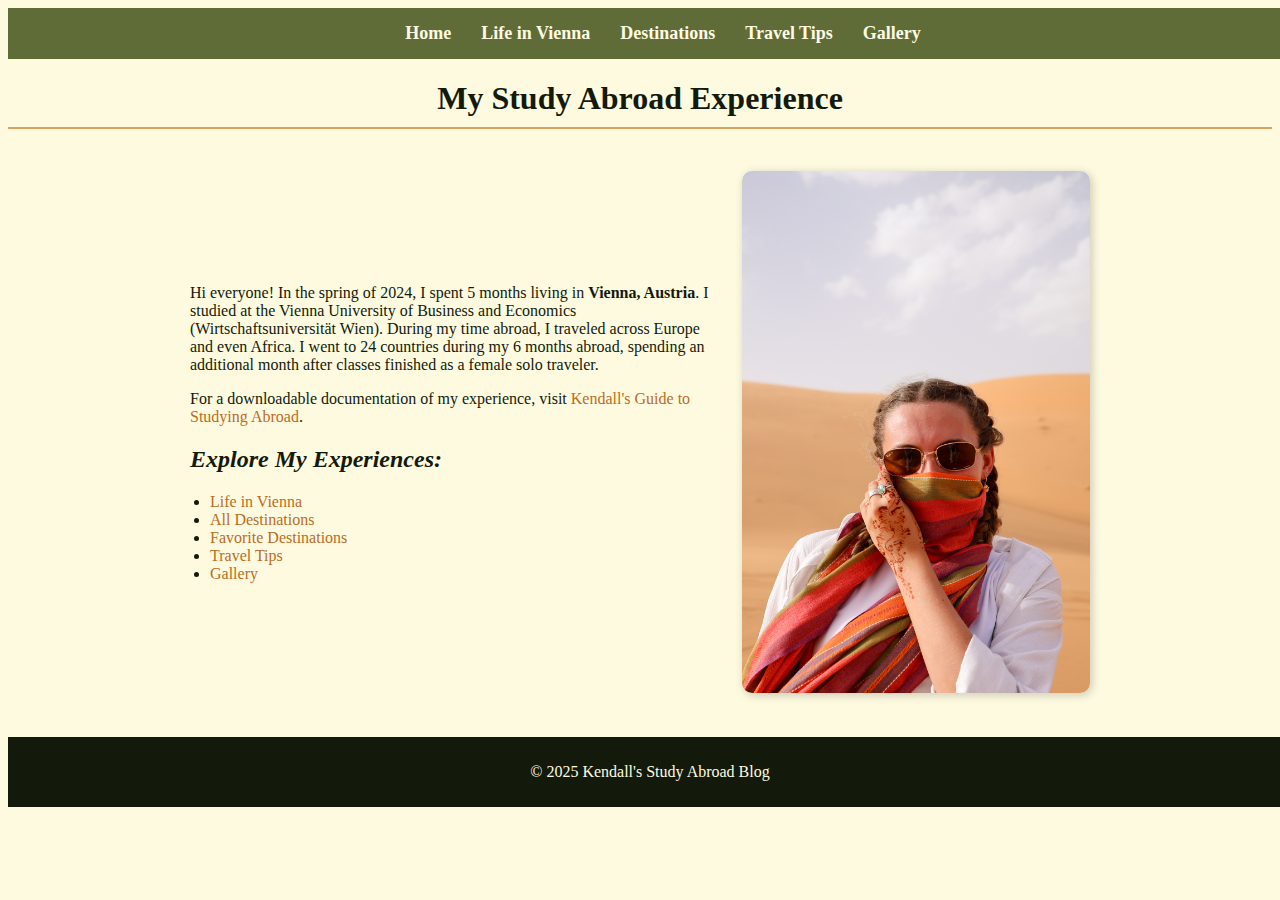
<file: index.html>
<!DOCTYPE html>
<html lang="en">
<head>
    <meta charset="UTF-8">
    <meta name="viewport" content="width=device-width, initial-scale=1.0">
    <title>My Study Abroad in Vienna</title>
    <link rel="stylesheet" href="css/style.css">
</head>
<body>

    <nav>
        <ul>
            <li><a href="index.html">Home</a></li>
            <li><a href="living/living.html">Life in Vienna</a></li>
            <li><a href="destinations-2/destinations-2.html">Destinations</a></li>
            <li><a href="tips/tips.html">Travel Tips</a></li>
            <li><a href="gallery/gallery.html">Gallery</a></li>
        </ul>
    </nav>

    <div class="home-title">
        <h1>My Study Abroad Experience</h1>
    </div>

    <div class="home-container">
        <div class="text">
            <p>Hi everyone! In the spring of 2024, I spent 5 months living in <strong>Vienna, Austria</strong>. I studied at the Vienna University of Business and Economics (Wirtschaftsuniversität Wien). During my time abroad, I traveled across Europe and even Africa. I went to 24 countries during my 6 months abroad, spending an additional month after classes finished as a female solo traveler.</p>
            
            <p>For a downloadable documentation of my experience, visit <a href="https://drive.google.com/file/d/1nQkk4z9b_YzDPQdmDJG2E1fG6S91vYou/view?usp=sharing" target="_blank">Kendall's Guide to Studying Abroad</a>.</p>

            <h2>Explore My Experiences:</h2>
            <ul>
                <li><a href="living/living.html">Life in Vienna</a></li>
                <li><a href="destinations-2/destinations-2.html">All Destinations</a></li>
                <li><a href="destinations/destinations.html">Favorite Destinations</a></li>
                <li><a href="tips/tips.html">Travel Tips</a></li>
                <li><a href="gallery/gallery.html">Gallery</a></li>
            </ul>
        </div>

        <div class="image">
            <img src="images/Kendall.jpg" alt="Kendall in Morocco">
        </div>
    </div>

    <footer>
        <p>&copy; 2025 Kendall's Study Abroad Blog</p>
    </footer>

</body>
</html>
</file>
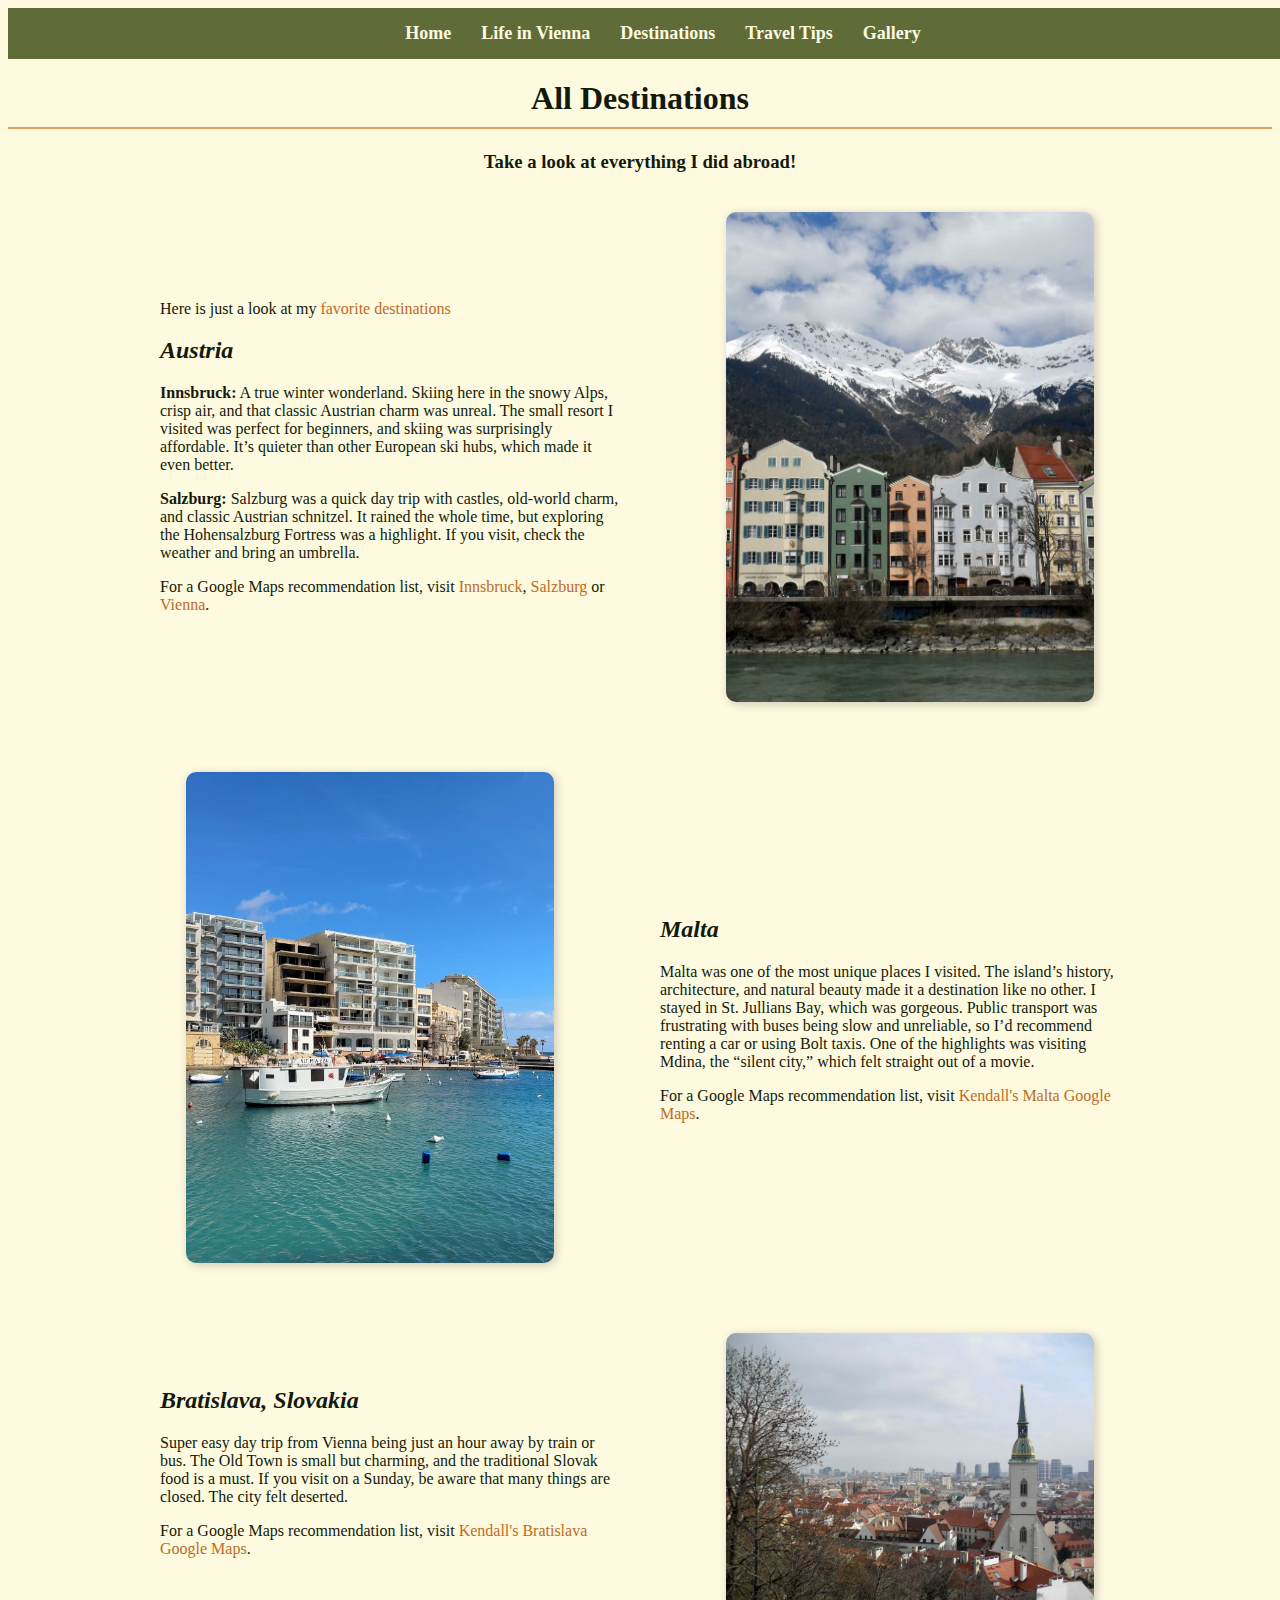
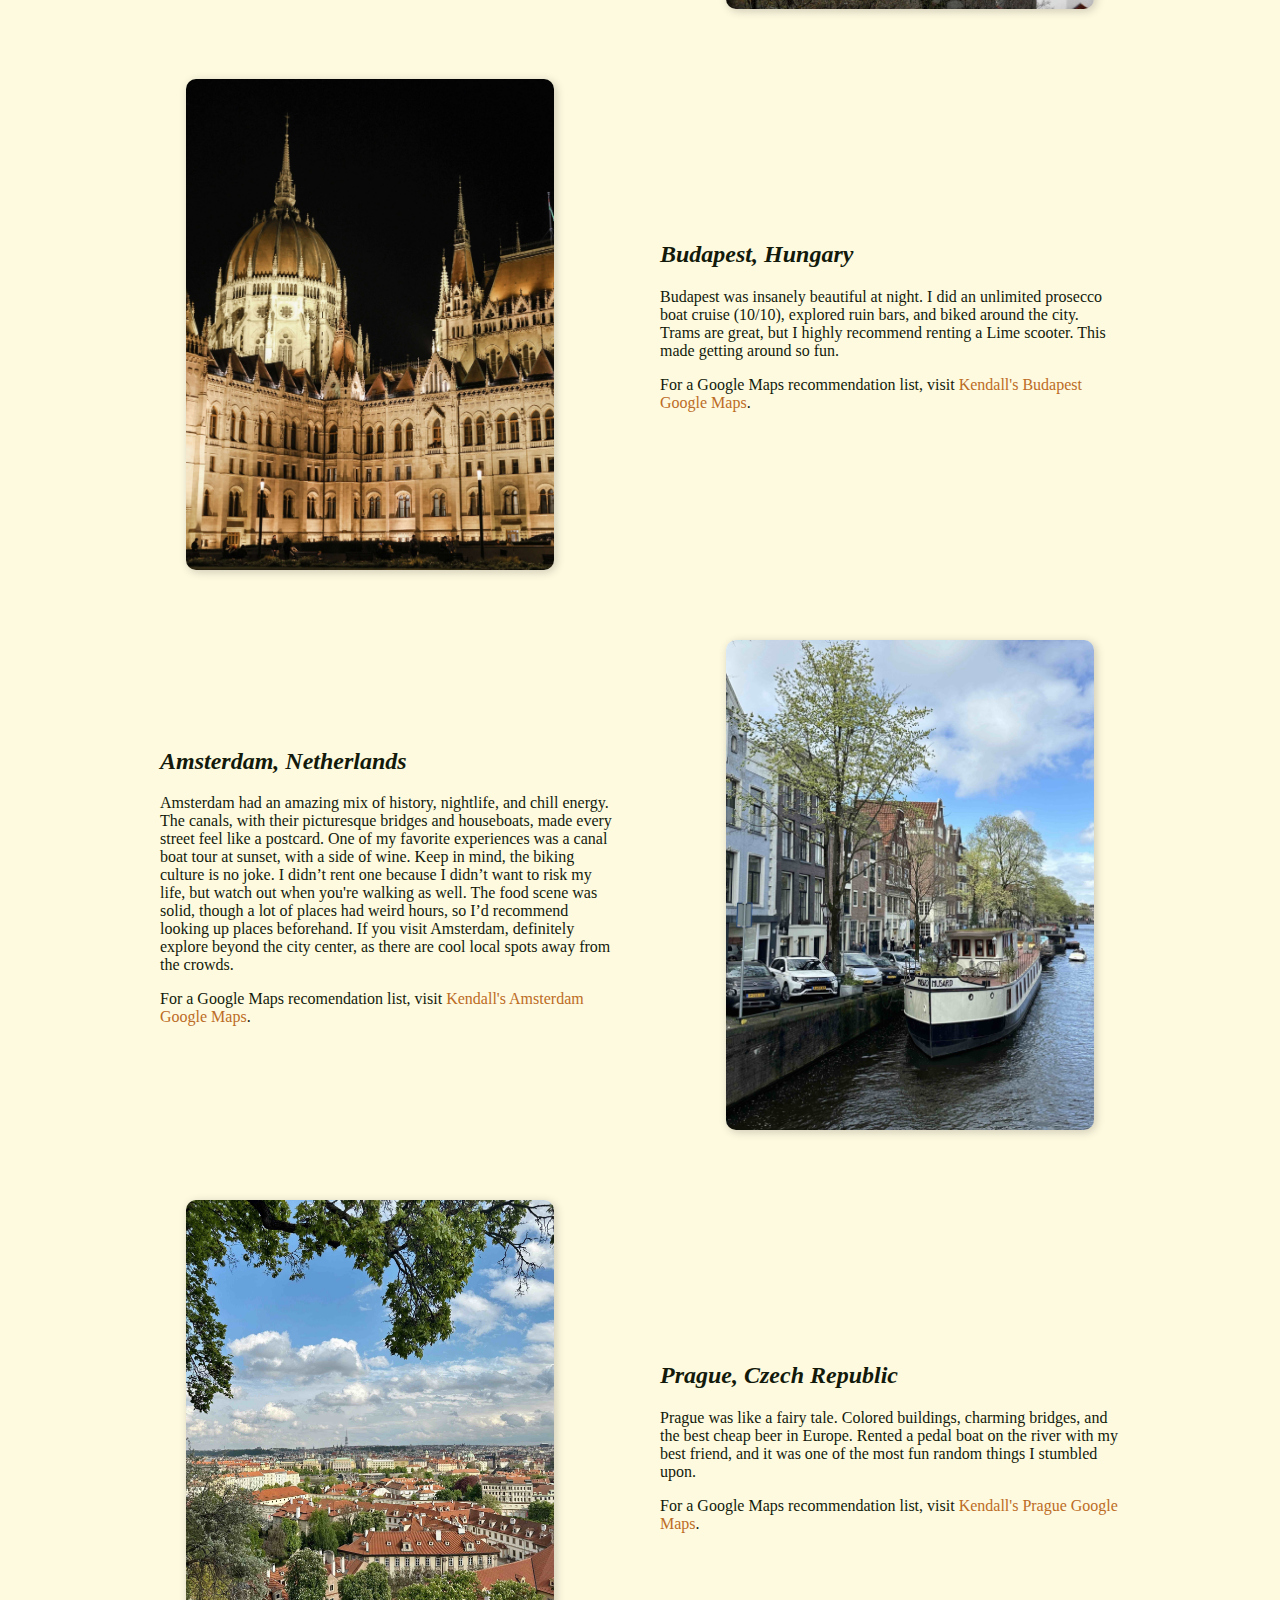
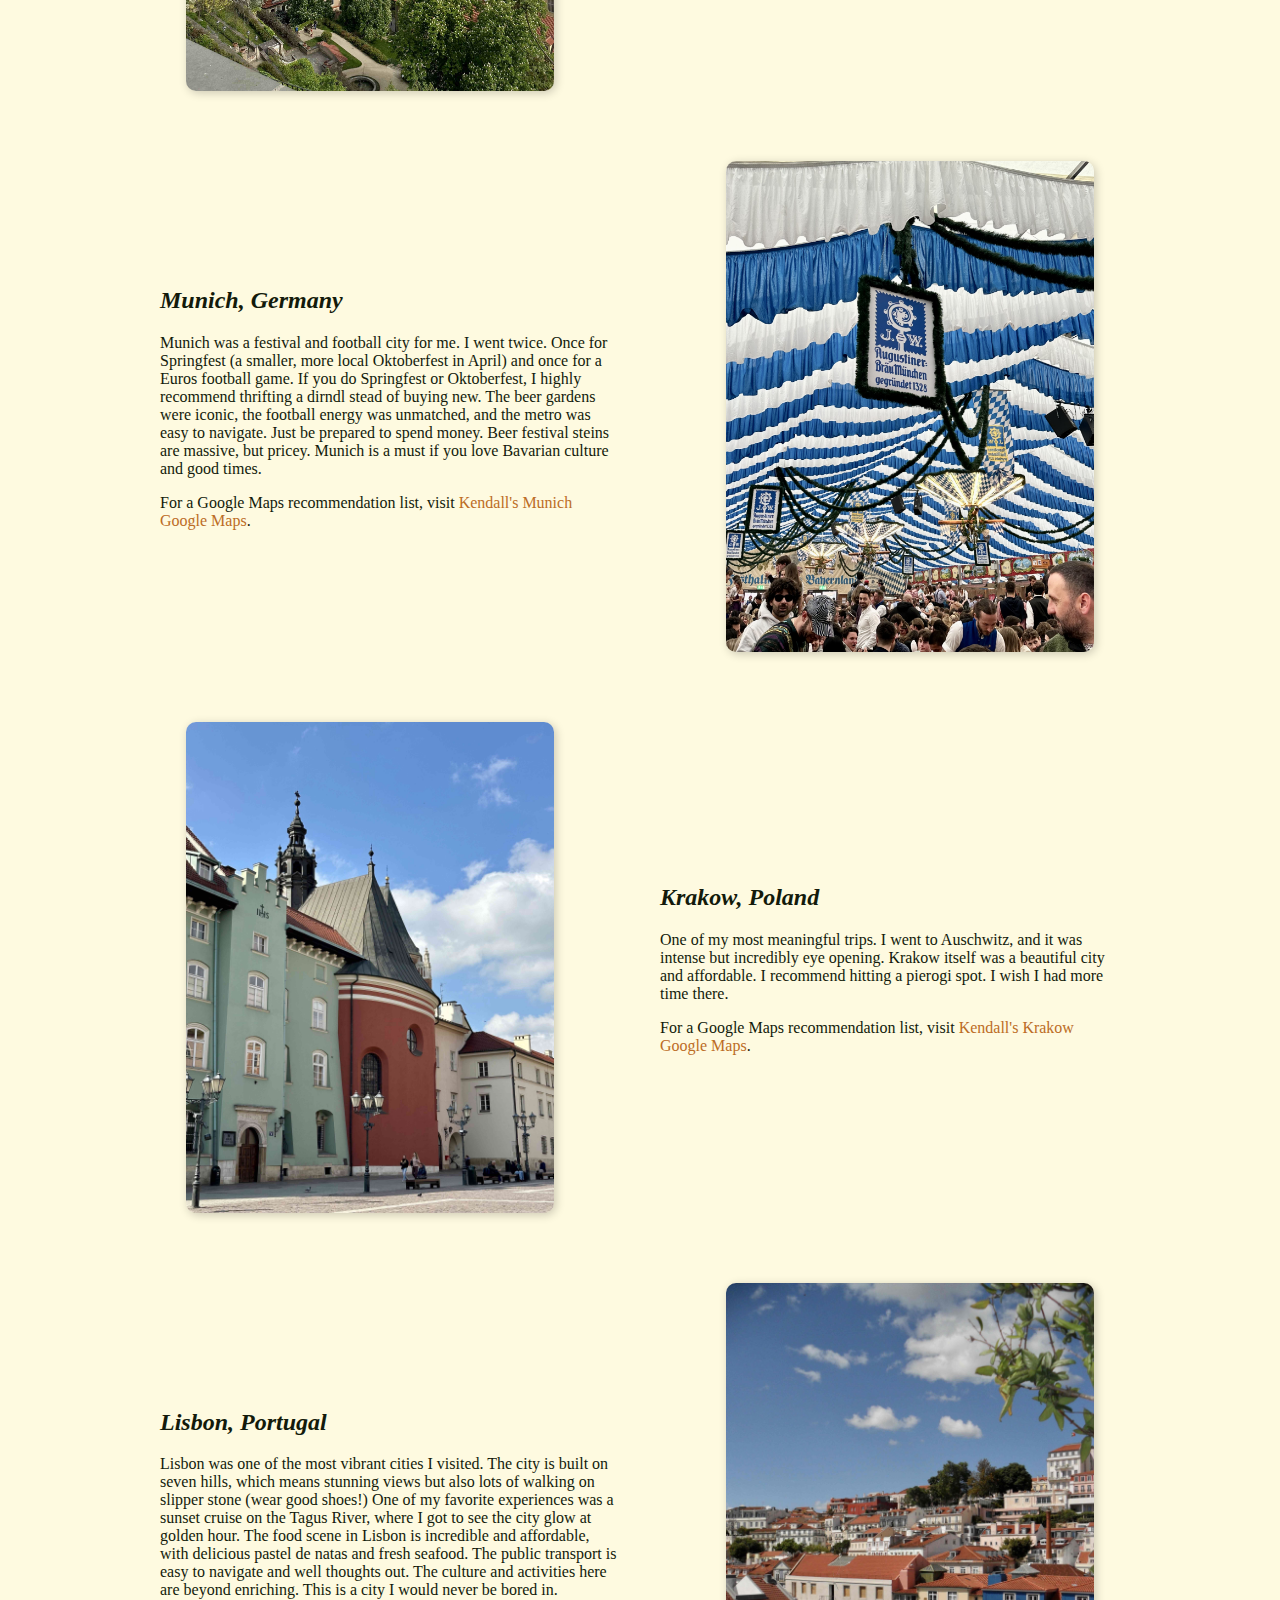
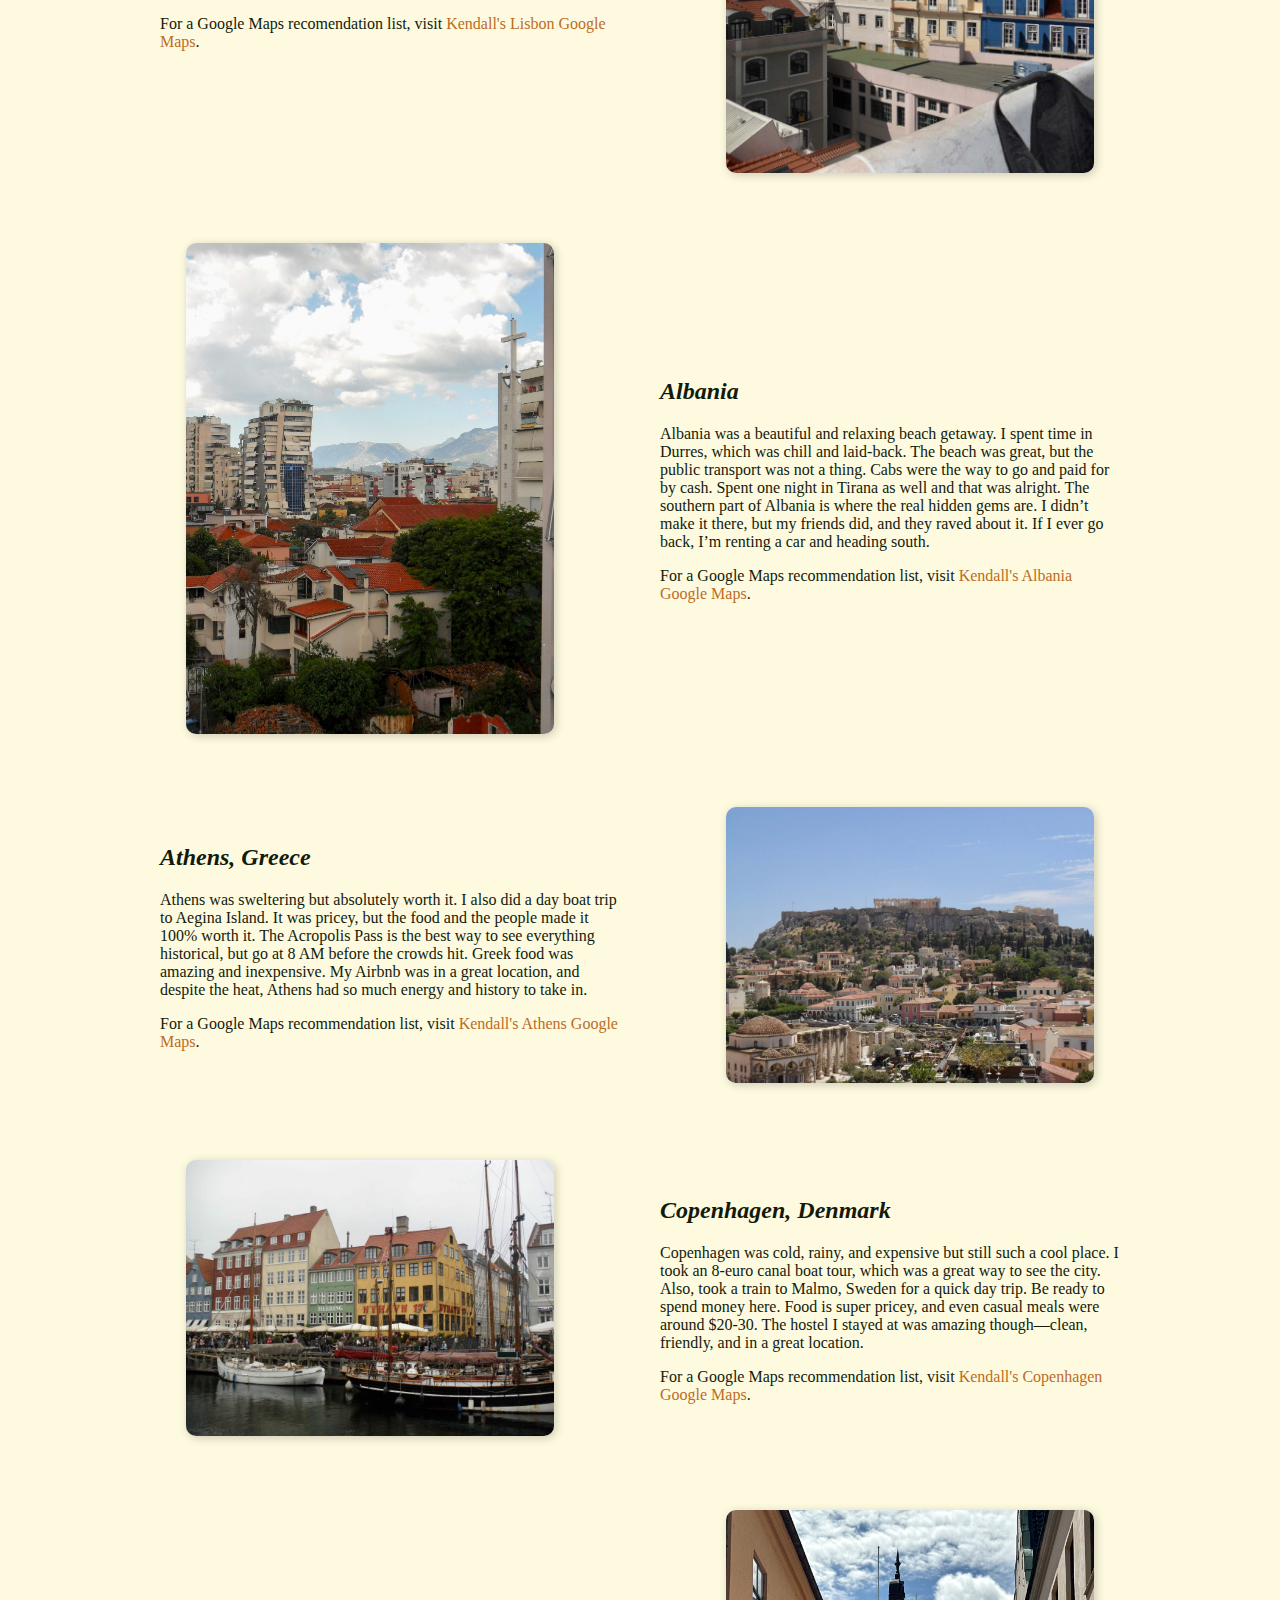
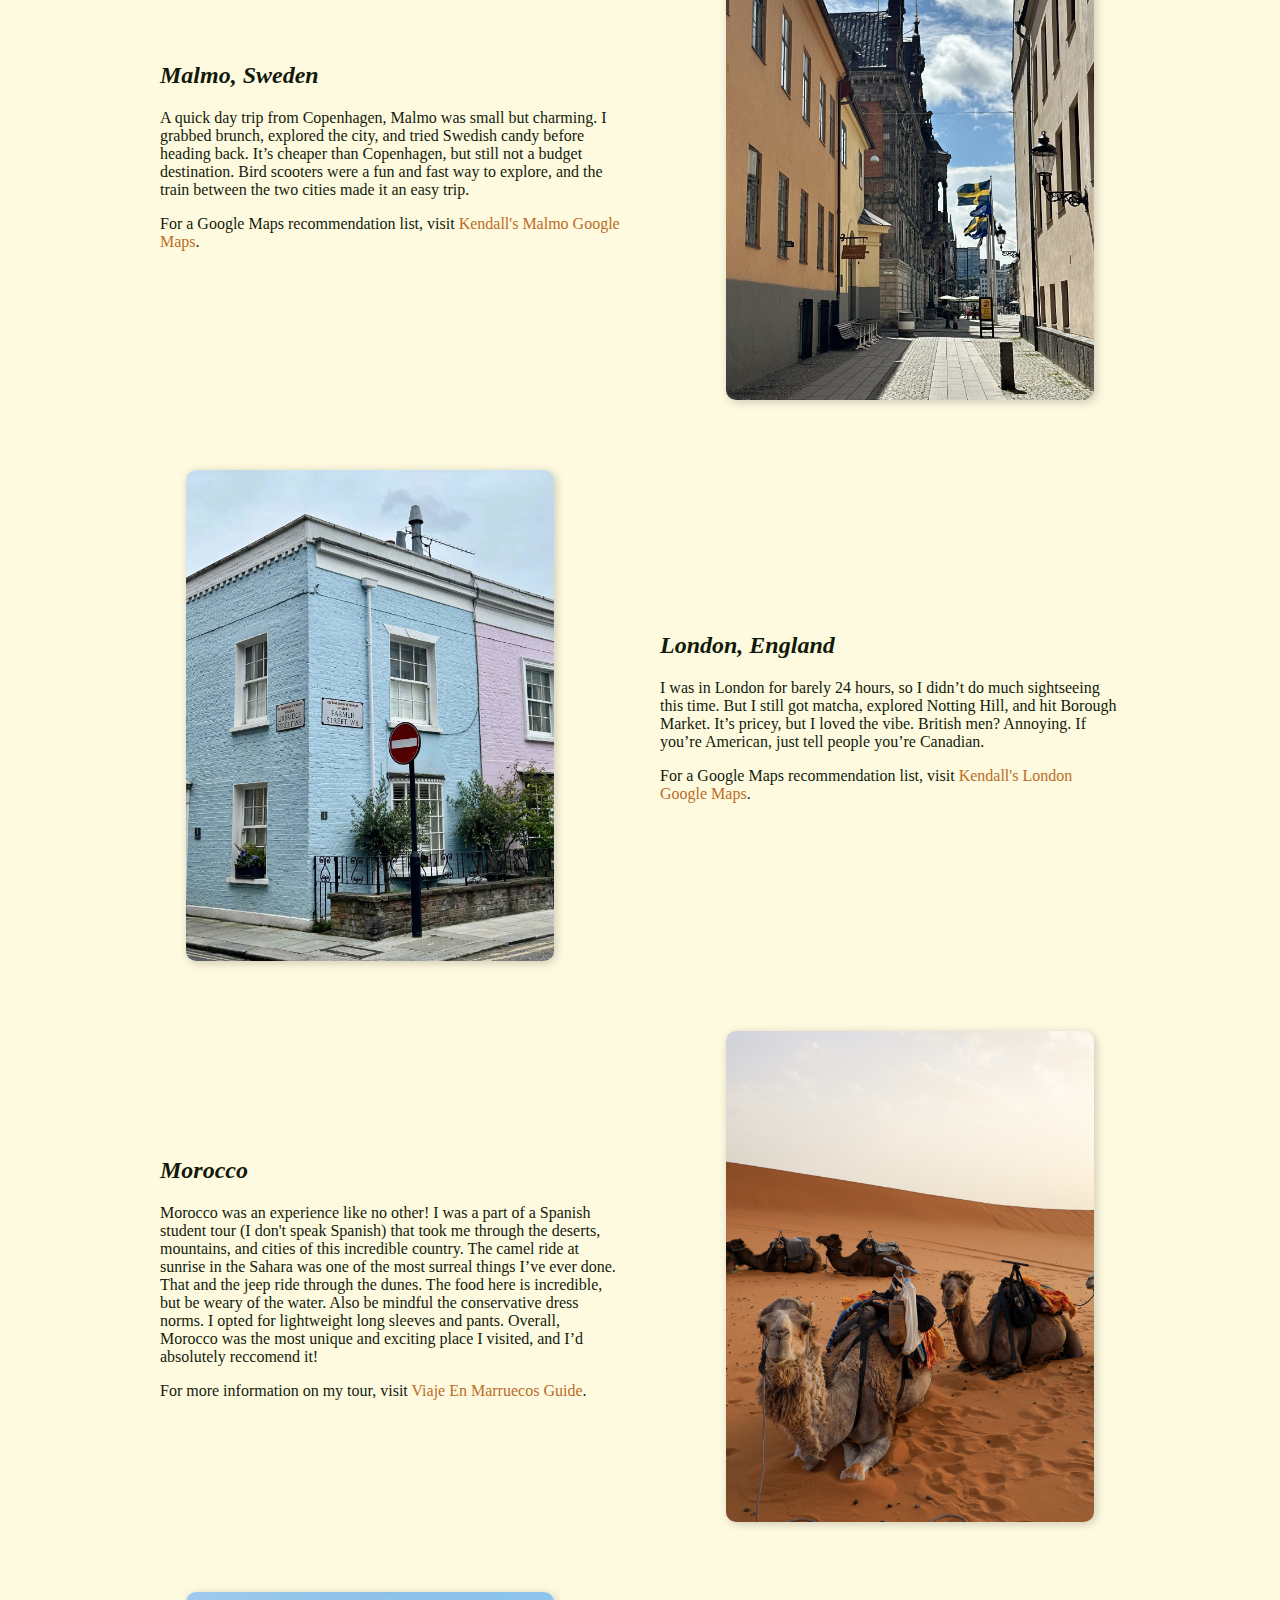
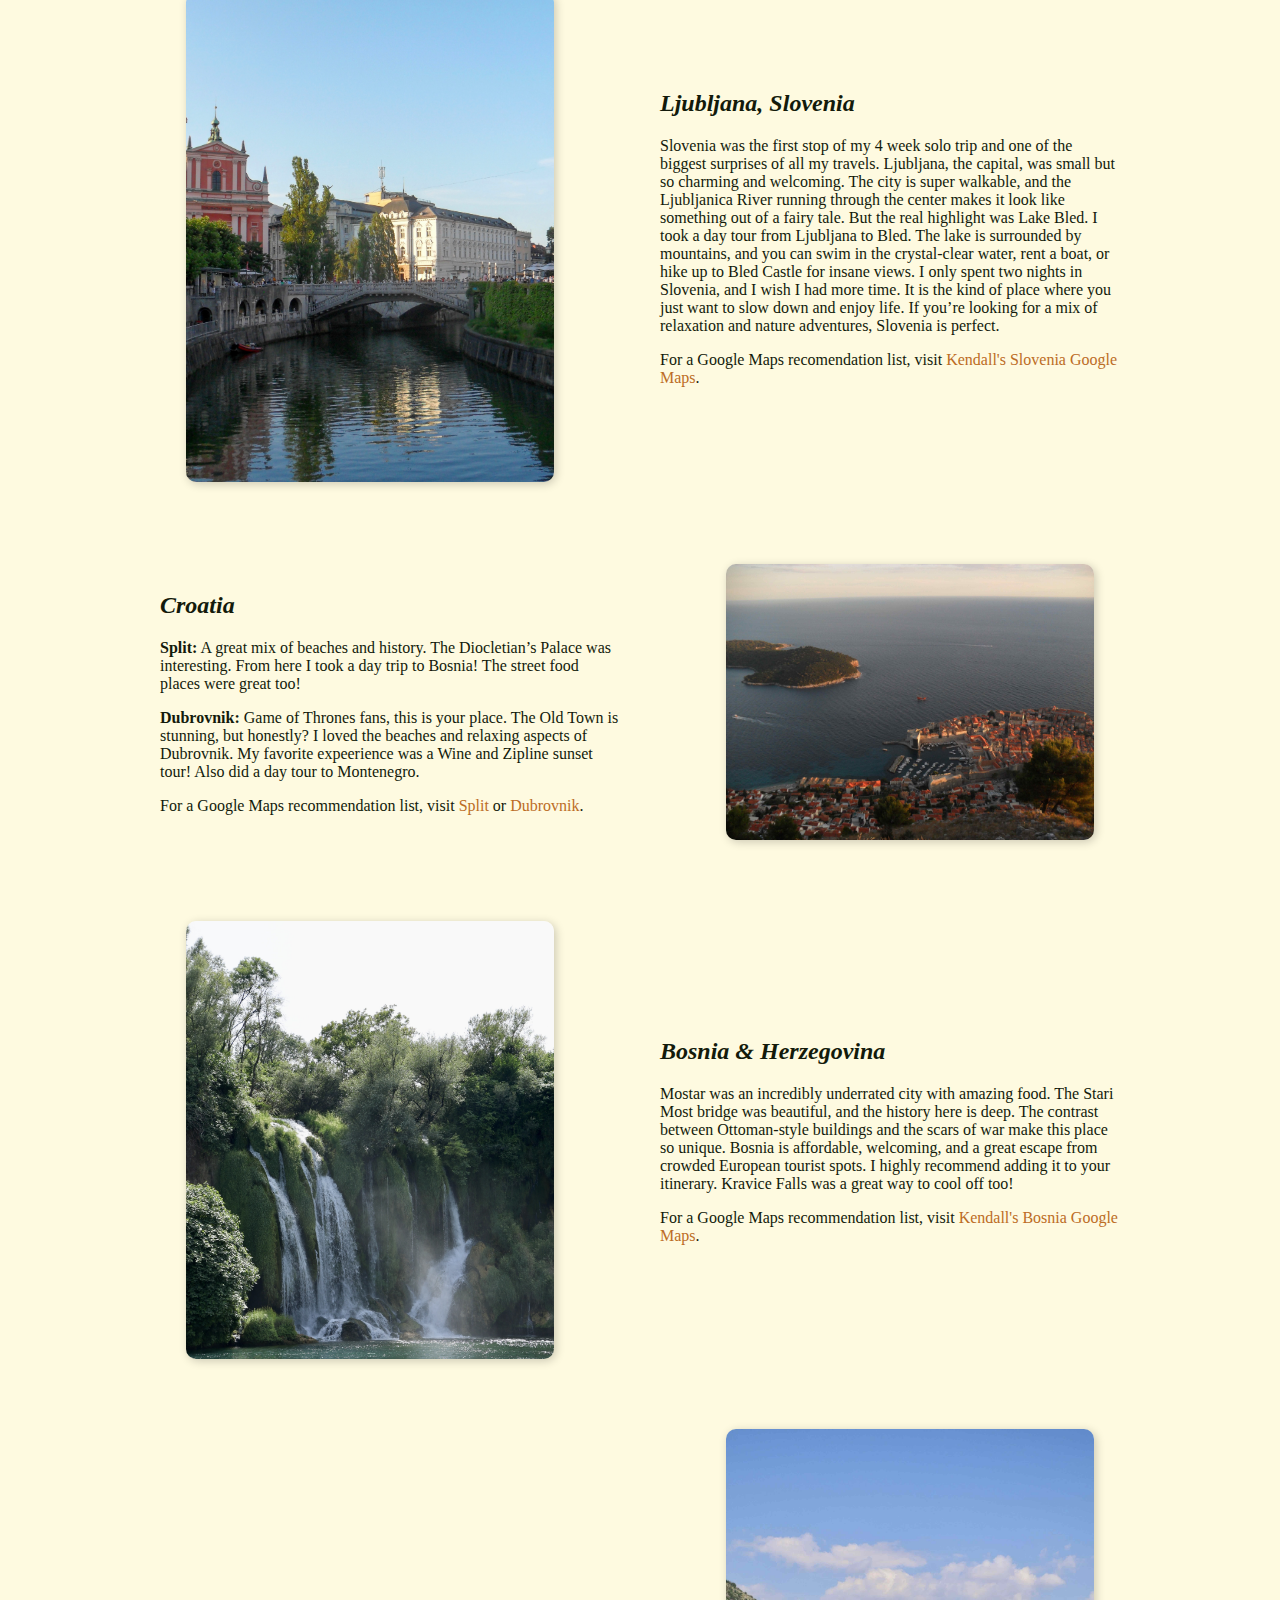
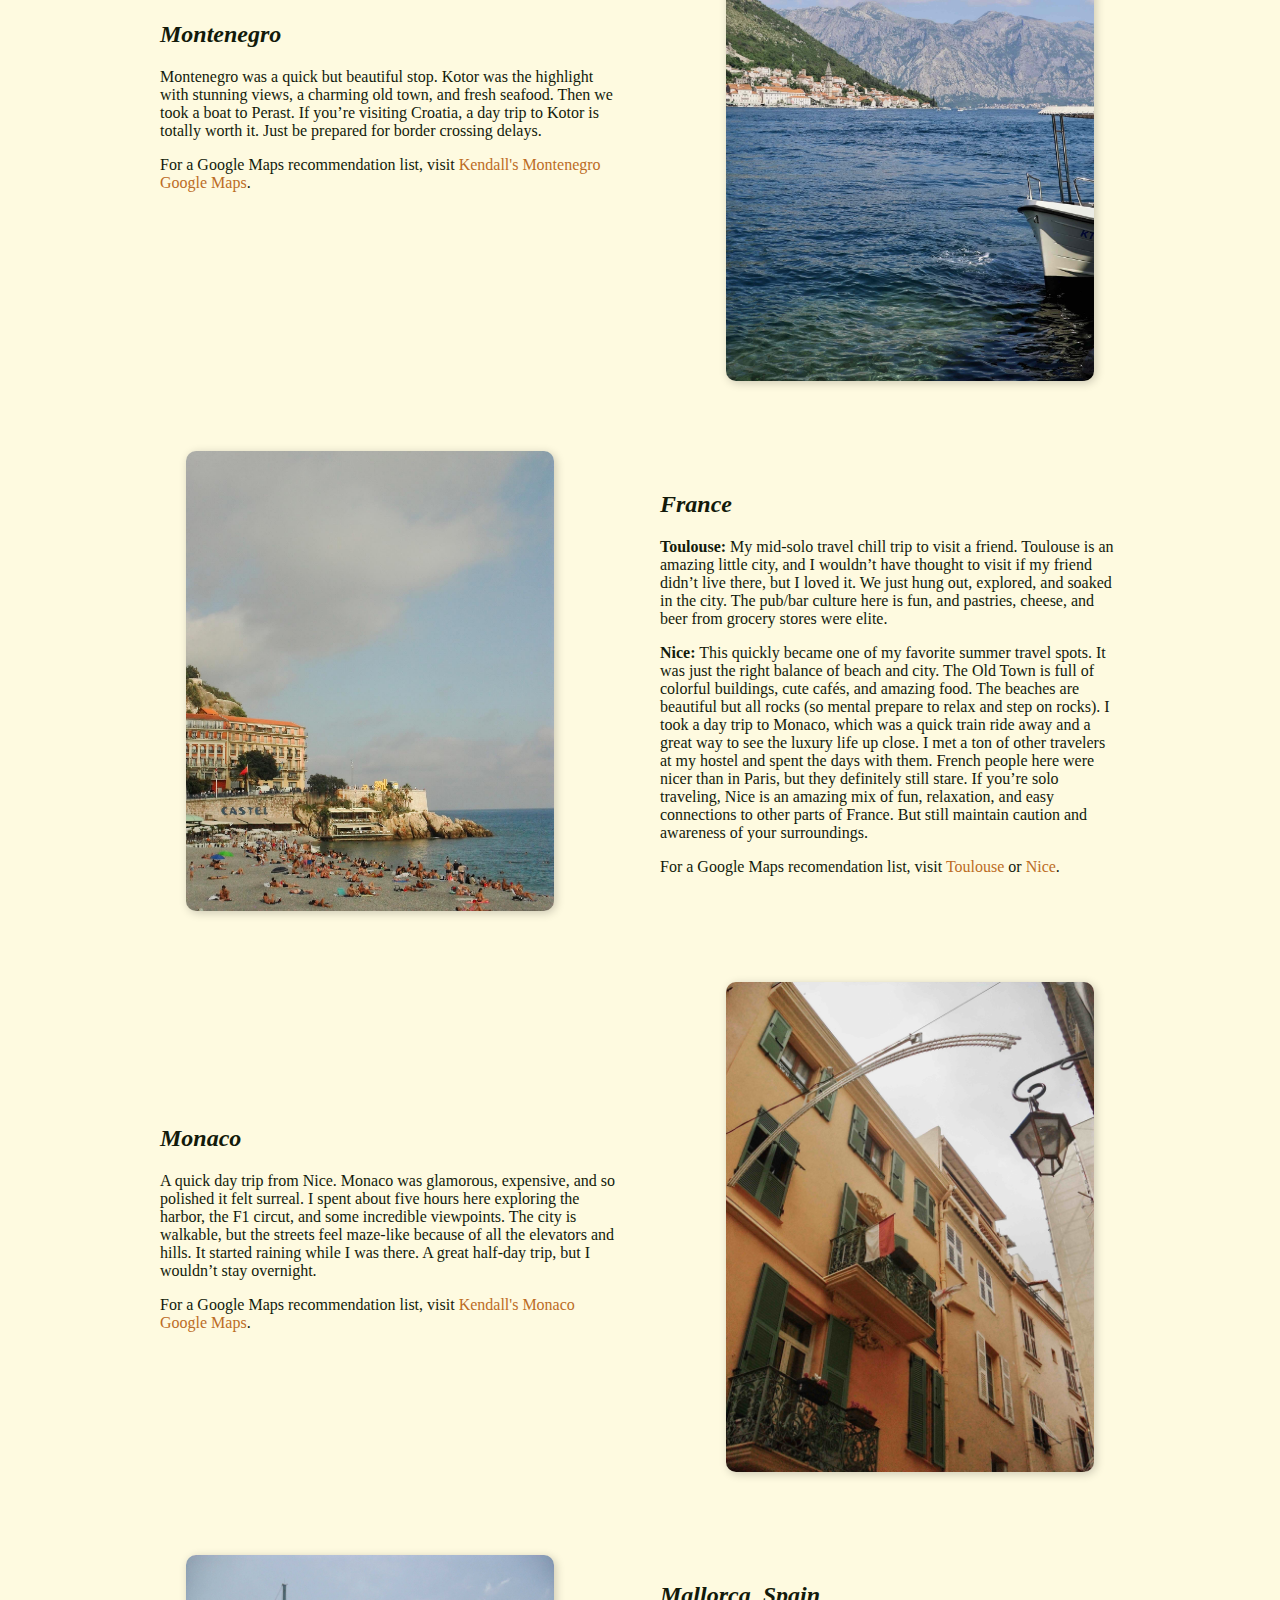
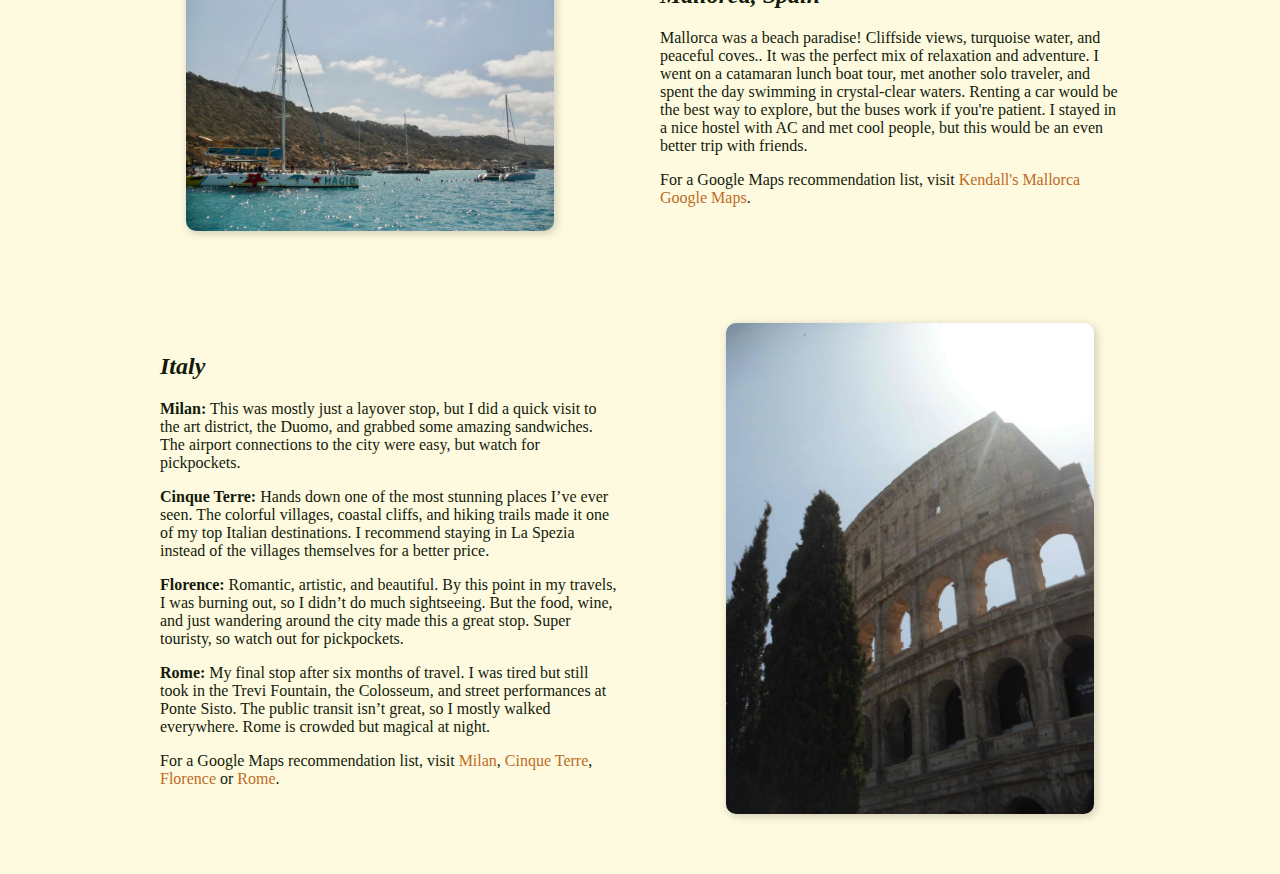
<file: destinations-2/destinations-2.html>
<!DOCTYPE html>
<html lang="en">
<head>
    <meta charset="UTF-8">
    <meta name="viewport" content="width=device-width, initial-scale=1.0">
    <title>Destinations</title>
    <link rel="stylesheet" href="../css/style.css">
</head>
<body>

    <nav>
        <ul>
            <li><a href="../index.html">Home</a></li>
            <li><a href="../living/living.html">Life in Vienna</a></li>
            <li><a href="../destinations-2/destinations-2.html">Destinations</a></li>
            <li><a href="../tips/tips.html">Travel Tips</a></li>
            <li><a href="../gallery/gallery.html">Gallery</a></li>
        </ul>
    </nav>

<h1>All Destinations</h1>
<h3>Take a look at everything I did abroad!</h3>

<!-- Austria (Innsbruck + Salzburg) -->
<div class="two-column">
    <div class="text">
        <p>Here is just a look at my <a href="../destinations/destinations.html">favorite destinations</a></p>
        <h2>Austria</h2>
        <p><strong>Innsbruck:</strong> A true winter wonderland. Skiing here in the snowy Alps, crisp air, and that classic Austrian charm was unreal. The small resort I visited was perfect for beginners, and skiing was surprisingly affordable. It’s quieter than other European ski hubs, which made it even better.</p>
        <p><strong>Salzburg:</strong> Salzburg was a quick day trip with castles, old-world charm, and classic Austrian schnitzel. It rained the whole time, but exploring the Hohensalzburg Fortress was a highlight. If you visit, check the weather and bring an umbrella.</p>
        <p>For a Google Maps recommendation list, visit <a href="https://maps.app.goo.gl/QcuHmPfmWaTGeXKXA" target="_blank">Innsbruck</a>, <a href="https://maps.app.goo.gl/H4mHNYZ5JTU7GgEy5" target="_blank">Salzburg</a> or <a href="https://maps.app.goo.gl/P6fxi1YrNcHs3AjU6" target="_blank">Vienna</a>.</p>
    </div>
    <div class="image">
        <img src="../images/innsbruck.jpg" alt="Snowy mountains in Innsbruck">
    </div>
</div>

<!-- Malta -->
<div class="two-column">
    <div class="image">
        <img src="../images/malta.jpg" alt="St. Jullians Bay">
    </div>
    <div class="text">
        <h2>Malta</h2>
        <p>Malta was one of the most unique places I visited. The island’s history, architecture, and natural beauty made it a destination like no other. I stayed in St. Jullians Bay, which was gorgeous. Public transport was frustrating with buses being slow and unreliable, so I’d recommend renting a car or using Bolt taxis. One of the highlights was visiting Mdina, the “silent city,” which felt straight out of a movie.</p>
        <p>For a Google Maps recommendation list, visit <a href="https://maps.app.goo.gl/FovbYzwTN8e4oh5h8" target="_blank">Kendall's Malta Google Maps</a>.</p>
    </div>
</div>

<!-- Slovakia (Bratislava) -->
<div class="two-column">
    <div class="text">
        <h2>Bratislava, Slovakia</h2>
        <p>Super easy day trip from Vienna being just an hour away by train or bus. The Old Town is small but charming, and the traditional Slovak food is a must. If you visit on a Sunday, be aware that many things are closed. The city felt deserted.</p>
        <p>For a Google Maps recommendation list, visit <a href="https://maps.app.goo.gl/eq4EwMgdK8hKYJbJ7" target="_blank">Kendall's Bratislava Google Maps</a>.</p>
    </div>
    <div class="image">
        <img src="../images/slovakia.jpg" alt="Bratislava's old town">
    </div>
</div>

<!-- Hungary (Budapest) -->
<div class="two-column">
    <div class="image">
        <img src="../images/hungary.jpg" alt="Budapest Parliament lit up at night">
    </div>
    <div class="text">
        <h2>Budapest, Hungary</h2>
        <p>Budapest was insanely beautiful at night. I did an unlimited prosecco boat cruise (10/10), explored ruin bars, and biked around the city. Trams are great, but I highly recommend renting a Lime scooter. This made getting around so fun.</p>
        <p>For a Google Maps recommendation list, visit <a href="https://maps.app.goo.gl/B7X6WiLfNDL1LVmL9" target="_blank">Kendall's Budapest Google Maps</a>.</p>
    </div>
</div>

<!-- Netherlands (Amsterdam) -->
<div class="two-column">
    <div class="text">
        <h2>Amsterdam, Netherlands</h2>
        <p>Amsterdam had an amazing mix of history, nightlife, and chill energy. The canals, with their picturesque bridges and houseboats, made every street feel like a postcard. One of my favorite experiences was a canal boat tour at sunset, with a side of wine. Keep in mind, the biking culture is no joke. I didn’t rent one because I didn’t want to risk my life, but watch out when you're walking as well. The food scene was solid, though a lot of places had weird hours, so I’d recommend looking up places beforehand. If you visit Amsterdam, definitely explore beyond the city center, as there are cool local spots away from the crowds.</p>
        <p>For a Google Maps recomendation list, visit <a href="https://maps.app.goo.gl/L4DWzztg3bVHvQeSA" target="_blank">Kendall's Amsterdam Google Maps</a>.</p>
    </div>
    <div class="image">
        <img src="../images/netherlands-2.jpg" alt="Amsterdam canal">
    </div>
</div>

<!-- Czech Republic (Prague) -->
<div class="two-column">
    <div class="image">
        <img src="../images/czech-republic.jpg" alt="Prague's colorful buildings">
    </div>
    <div class="text">
        <h2>Prague, Czech Republic</h2>
        <p>Prague was like a fairy tale. Colored buildings, charming bridges, and the best cheap beer in Europe. Rented a pedal boat on the river with my best friend, and it was one of the most fun random things I stumbled upon.</p>
        <p>For a Google Maps recommendation list, visit <a href="https://maps.app.goo.gl/ueY9qaosjMsX1qX87" target="_blank">Kendall's Prague Google Maps</a>.</p>
    </div>
</div>

<!-- Germany (Munich) -->
<div class="two-column">
    <div class="text">
        <h2>Munich, Germany</h2>
        <p>Munich was a festival and football city for me. I went twice. Once for Springfest (a smaller, more local Oktoberfest in April) and once for a Euros football game. If you do Springfest or Oktoberfest, I highly recommend thrifting a dirndl stead of buying new. The beer gardens were iconic, the football energy was unmatched, and the metro was easy to navigate. Just be prepared to spend money. Beer festival steins are massive, but pricey. Munich is a must if you love Bavarian culture and good times.</p>
        <p>For a Google Maps recommendation list, visit <a href="https://maps.app.goo.gl/jZxe5Uuidw1J9TVk7" target="_blank">Kendall's Munich Google Maps</a>.</p>
    </div>
    <div class="image">
        <img src="../images/germany.jpg" alt="Springfest">
    </div>
</div>


<!-- Poland (Krakow) -->
<div class="two-column">
    <div class="image">
        <img src="../images/poland.jpg" alt="Krakow old town at dusk">
    </div>
    <div class="text">
        <h2>Krakow, Poland</h2>
        <p>One of my most meaningful trips. I went to Auschwitz, and it was intense but incredibly eye opening. Krakow itself was a beautiful city and affordable. I recommend hitting a pierogi spot. I wish I had more time there.</p>
        <p>For a Google Maps recommendation list, visit <a href="https://maps.app.goo.gl/NkZWGCaz3SFTeABN9" target="_blank">Kendall's Krakow Google Maps</a>.</p>
    </div>
</div>

<!-- Portugal (Lisbon) -->
<div class="two-column">
    <div class="text">
        <h2>Lisbon, Portugal</h2>
        <p>Lisbon was one of the most vibrant cities I visited. The city is built on seven hills, which means stunning views but also lots of walking on slipper stone (wear good shoes!) One of my favorite experiences was a sunset cruise on the Tagus River, where I got to see the city glow at golden hour. The food scene in Lisbon is incredible and affordable, with delicious pastel de natas and fresh seafood. The public transport is easy to navigate and well thoughts out. The culture and activities here are beyond enriching. This is a city I would never be bored in.</p>
        <p>For a Google Maps recomendation list, visit <a href="https://maps.app.goo.gl/qpdu7cABYVXPnDWe8" target="_blank">Kendall's Lisbon Google Maps</a>.</p>
    </div>
    <div class="image">
        <img src="../images/portugal.jpg" alt="Lisbon rooftops">
    </div>
</div>

<!-- Albania -->
<div class="two-column">
    <div class="image">
        <img src="../images/albania.jpg" alt="Tirana, Albania">
    </div>
    <div class="text">
        <h2>Albania</h2>
        <p>Albania was a beautiful and relaxing beach getaway. I spent time in Durres, which was chill and laid-back. The beach was great, but the public transport was not a thing. Cabs were the way to go and paid for by cash. Spent one night in Tirana as well and that was alright. The southern part of Albania is where the real hidden gems are. I didn’t make it there, but my friends did, and they raved about it. If I ever go back, I’m renting a car and heading south.</p>
        <p>For a Google Maps recommendation list, visit <a href="https://maps.app.goo.gl/4PrebbSvxdLQw1Vj9" target="_blank">Kendall's Albania Google Maps</a>.</p>
    </div>
</div>

<!-- Greece (Athens) -->
<div class="two-column">
    <div class="text">
        <h2>Athens, Greece</h2>
        <p>Athens was sweltering but absolutely worth it. I also did a day boat trip to Aegina Island. It was pricey, but the food and the people made it 100% worth it. The Acropolis Pass is the best way to see everything historical, but go at 8 AM before the crowds hit. Greek food was amazing and inexpensive. My Airbnb was in a great location, and despite the heat, Athens had so much energy and history to take in.</p>
        <p>For a Google Maps recommendation list, visit <a href="https://maps.app.goo.gl/CTtr5nBvQBFvHCZG6" target="_blank">Kendall's Athens Google Maps</a>.</p>
    </div>
    <div class="image">
        <img src="../images/greece.jpg" alt="Acropolis in Athens">
    </div>
</div>

<!-- Denmark (Copenhagen) -->
<div class="two-column">
    <div class="image">
        <img src="../images/denmark.jpg" alt="Houses in Copenhagen">
    </div>
    <div class="text">
        <h2>Copenhagen, Denmark</h2>
        <p>Copenhagen was cold, rainy, and expensive but still such a cool place. I took an 8-euro canal boat tour, which was a great way to see the city. Also, took a train to Malmo, Sweden for a quick day trip. Be ready to spend money here. Food is super pricey, and even casual meals were around $20-30. The hostel I stayed at was amazing though—clean, friendly, and in a great location.</p>
        <p>For a Google Maps recommendation list, visit <a href="https://maps.app.goo.gl/f9SNmkqemdQ73rP17" target="_blank">Kendall's Copenhagen Google Maps</a>.</p>
    </div>
</div>

<!-- Sweden (Malmo) -->
<div class="two-column">
    <div class="text">
        <h2>Malmo, Sweden</h2>
        <p>A quick day trip from Copenhagen, Malmo was small but charming. I grabbed brunch, explored the city, and tried Swedish candy before heading back. It’s cheaper than Copenhagen, but still not a budget destination. Bird scooters were a fun and fast way to explore, and the train between the two cities made it an easy trip.</p>
        <p>For a Google Maps recommendation list, visit <a href="https://maps.app.goo.gl/zBt3AaQFrtUeuff26" target="_blank">Kendall's Malmo Google Maps</a>.</p>
    </div>
    <div class="image">
        <img src="../images/sweden.jpg" alt="Streets of Malmo">
    </div>
</div>

<!-- England (London) -->
<div class="two-column">
    <div class="image">
        <img src="../images/england.jpg" alt="Notting Hill in London">
    </div>
    <div class="text">
        <h2>London, England</h2>
        <p>I was in London for barely 24 hours, so I didn’t do much sightseeing this time. But I still got matcha, explored Notting Hill, and hit Borough Market. It’s pricey, but I loved the vibe. British men? Annoying. If you’re American, just tell people you’re Canadian.</p>
        <p>For a Google Maps recommendation list, visit <a href="https://maps.app.goo.gl/zBt3AaQFrtUeuff26" target="_blank">Kendall's London Google Maps</a>.</p>
    </div>
</div>

<!-- Morocco -->
<div class="two-column">
    <div class="text">
        <h2>Morocco</h2>
        <p>Morocco was an experience like no other! I was a part of a Spanish student tour (I don't speak Spanish) that took me through the deserts, mountains, and cities of this incredible country. The camel ride at sunrise in the Sahara was one of the most surreal things I’ve ever done. That and the jeep ride through the dunes. The food here is incredible, but be weary of the water. Also be mindful the conservative dress norms. I opted for lightweight long sleeves and pants. Overall, Morocco was the most unique and exciting place I visited, and I’d absolutely reccomend it!</p>
        <p>For more information on my tour, visit <a href="https://drive.google.com/file/d/1fF_PnzX9A1YeiuPyi0BfFV9kVif2f2mx/view?usp=share_link" target="_blank">Viaje En Marruecos Guide</a>.</p>
    </div>
    <div class="image">
        <img src="../images/morocco.jpg" alt="Camels in the Moroccan desert">
    </div>
</div>

<!-- Slovenia -->
<div class="two-column">
    <div class="image">
        <img src="../images/ljubljana.jpg" alt="Bridge in City Center">
    </div>
    <div class="text">
        <h2>Ljubljana, Slovenia</h2>
        <p>Slovenia was the first stop of my 4 week solo trip and one of the biggest surprises of all my travels. Ljubljana, the capital, was small but so charming and welcoming. The city is super walkable, and the Ljubljanica River running through the center makes it look like something out of a fairy tale. But the real highlight was Lake Bled. I took a day tour from Ljubljana to Bled. The lake is surrounded by mountains, and you can swim in the crystal-clear water, rent a boat, or hike up to Bled Castle for insane views. I only spent two nights in Slovenia, and I wish I had more time. It is the kind of place where you just want to slow down and enjoy life. If you’re looking for a mix of relaxation and nature adventures, Slovenia is perfect.</p>
        <p>For a Google Maps recomendation list, visit <a href="https://maps.app.goo.gl/ufLg6B5bG1dENvg26" target="_blank">Kendall's Slovenia Google Maps</a>.</p>
    </div>
</div>

<!-- Croatia -->
<div class="two-column">
    <div class="text">
        <h2>Croatia</h2>
        <p><strong>Split:</strong> A great mix of beaches and history. The Diocletian’s Palace was interesting. From here I took a day trip to Bosnia! The street food places were great too!</p>
        <p><strong>Dubrovnik:</strong> Game of Thrones fans, this is your place. The Old Town is stunning, but honestly? I loved the beaches and relaxing aspects of Dubrovnik. My favorite expeerience was a Wine and Zipline sunset tour! Also did a day tour to Montenegro.</p>
        <p>For a Google Maps recommendation list, visit <a href="https://maps.app.goo.gl/5tRumMUNpkAE6WTV6" target="_blank">Split</a> or <a href="https://maps.app.goo.gl/Jmbdfr6VKuo9zs6Z9" target="_blank">Dubrovnik</a>.</p>
    </div>
    <div class="image">
        <img src="../images/croatia.jpg" alt="Old Town in Dubrovnik">
    </div>
</div>

<!-- Bosnia & Herzegovina -->
<div class="two-column">
     <div class="image">
        <img src="../images/bosnia.jpg" alt="Waterfalls">
    </div>
    <div class="text">
        <h2>Bosnia & Herzegovina</h2>
        <p>Mostar was an incredibly underrated city with amazing food. The Stari Most bridge was beautiful, and the history here is deep. The contrast between Ottoman-style buildings and the scars of war make this place so unique. Bosnia is affordable, welcoming, and a great escape from crowded European tourist spots. I highly recommend adding it to your itinerary. Kravice Falls was a great way to cool off too!</p>
        <p>For a Google Maps recommendation list, visit <a href="https://maps.app.goo.gl/AGJe1P4WxEvbr8ev8" target="_blank">Kendall's Bosnia Google Maps</a>.</p>
    </div>
</div>

<!-- Montenegro -->
<div class="two-column">
    <div class="text">
        <h2>Montenegro</h2>
        <p>Montenegro was a quick but beautiful stop. Kotor was the highlight with stunning views, a charming old town, and fresh seafood. Then we took a boat to Perast. If you’re visiting Croatia, a day trip to Kotor is totally worth it. Just be prepared for border crossing delays.</p>
        <p>For a Google Maps recommendation list, visit <a href="https://maps.app.goo.gl/pSbxVdPUTCLf6Udm6" target="_blank">Kendall's Montenegro Google Maps</a>.</p>
    </div>
    <div class="image">
        <img src="../images/montenegro.jpg" alt="Bay of Kotor in Montenegro">
    </div>
</div>

<!-- France (Toulouse & Nice) -->
<div class="two-column">
     <div class="image">
        <img src="../images/france.jpg" alt="Nice Beach in France">
    </div>
    <div class="text">
        <h2>France</h2>
        <p><strong>Toulouse:</strong> My mid-solo travel chill trip to visit a friend. Toulouse is an amazing little city, and I wouldn’t have thought to visit if my friend didn’t live there, but I loved it. We just hung out, explored, and soaked in the city. The pub/bar culture here is fun, and pastries, cheese, and beer from grocery stores were elite.</p>
        <p><strong>Nice:</strong> This quickly became one of my favorite summer travel spots. It was just the right balance of beach and city. The Old Town is full of colorful buildings, cute cafés, and amazing food. The beaches are beautiful but all rocks (so mental prepare to relax and step on rocks). I took a day trip to Monaco, which was a quick train ride away and a great way to see the luxury life up close. I met a ton of other travelers at my hostel and spent the days with them. French people here were nicer than in Paris, but they definitely still stare. If you’re solo traveling, Nice is an amazing mix of fun, relaxation, and easy connections to other parts of France. But still maintain caution and awareness of your surroundings.</p>
        <p>For a Google Maps recomendation list, visit <a href="https://maps.app.goo.gl/aJ32zT5sRouxrJww6" target="_blank">Toulouse</a> or <a href="https://maps.app.goo.gl/qZXFvQVW33iBQesf8" target="_blank">Nice</a>.</p>
    </div>
</div>

<!-- Monaco -->
<div class="two-column">
    <div class="text">
        <h2>Monaco</h2>
        <p>A quick day trip from Nice. Monaco was glamorous, expensive, and so polished it felt surreal. I spent about five hours here exploring the harbor, the F1 circut, and some incredible viewpoints. The city is walkable, but the streets feel maze-like because of all the elevators and hills. It started raining while I was there. A great half-day trip, but I wouldn’t stay overnight.</p>
        <p>For a Google Maps recommendation list, visit <a href="https://maps.app.goo.gl/qZXFvQVW33iBQesf8" target="_blank">Kendall's Monaco Google Maps</a>.</p>
    </div>
    <div class="image">
        <img src="../images/monaco.jpg" alt="Harbor in Monaco">
    </div>
</div>

<!-- Spain (Mallorca) -->
<div class="two-column">
    <div class="image">
        <img src="../images/spain.jpg" alt="Mallorca Catamaran">
    </div>
    <div class="text">
        <h2>Mallorca, Spain</h2>
        <p>Mallorca was a beach paradise! Cliffside views, turquoise water, and peaceful coves.. It was the perfect mix of relaxation and adventure. I went on a catamaran lunch boat tour, met another solo traveler, and spent the day swimming in crystal-clear waters. Renting a car would be the best way to explore, but the buses work if you're patient. I stayed in a nice hostel with AC and met cool people, but this would be an even better trip with friends.</p>
        <p>For a Google Maps recommendation list, visit <a href="https://maps.app.goo.gl/NkPSTeD1ooqSrRUE6" target="_blank">Kendall's Mallorca Google Maps</a>.</p>
    </div>
</div>

<!-- Italy -->
<div class="two-column">
    <div class="text">
        <h2>Italy</h2>
        <p><strong>Milan:</strong> This was mostly just a layover stop, but I did a quick visit to the art district, the Duomo, and grabbed some amazing sandwiches. The airport connections to the city were easy, but watch for pickpockets.</p>
        <p><strong>Cinque Terre:</strong> Hands down one of the most stunning places I’ve ever seen. The colorful villages, coastal cliffs, and hiking trails made it one of my top Italian destinations. I recommend staying in La Spezia instead of the villages themselves for a better price.</p>
        <p><strong>Florence:</strong> Romantic, artistic, and beautiful. By this point in my travels, I was burning out, so I didn’t do much sightseeing. But the food, wine, and just wandering around the city made this a great stop. Super touristy, so watch out for pickpockets.</p>
        <p><strong>Rome:</strong> My final stop after six months of travel. I was tired but still took in the Trevi Fountain, the Colosseum, and street performances at Ponte Sisto. The public transit isn’t great, so I mostly walked everywhere. Rome is crowded but magical at night.</p>
        <p>For a Google Maps recommendation list, visit <a href="https://maps.app.goo.gl/Zo8LfR3oVd7TbucH7" target="_blank">Milan</a>, <a href="https://maps.app.goo.gl/34x5sU9Kg9ZKKu7x9" target="_blank">Cinque Terre</a>, <a href="https://maps.app.goo.gl/XxXp8QeQA8JuC6Tk7" target="_blank">Florence</a> or <a href="https://maps.app.goo.gl/C8E3BvL9apfrHCTE7" target="_blank">Rome</a>.</p>
    </div>
    <div class="image">
        <img src="../images/rome.jpg" alt="Colosseum">
    </div>
</div>
</file>
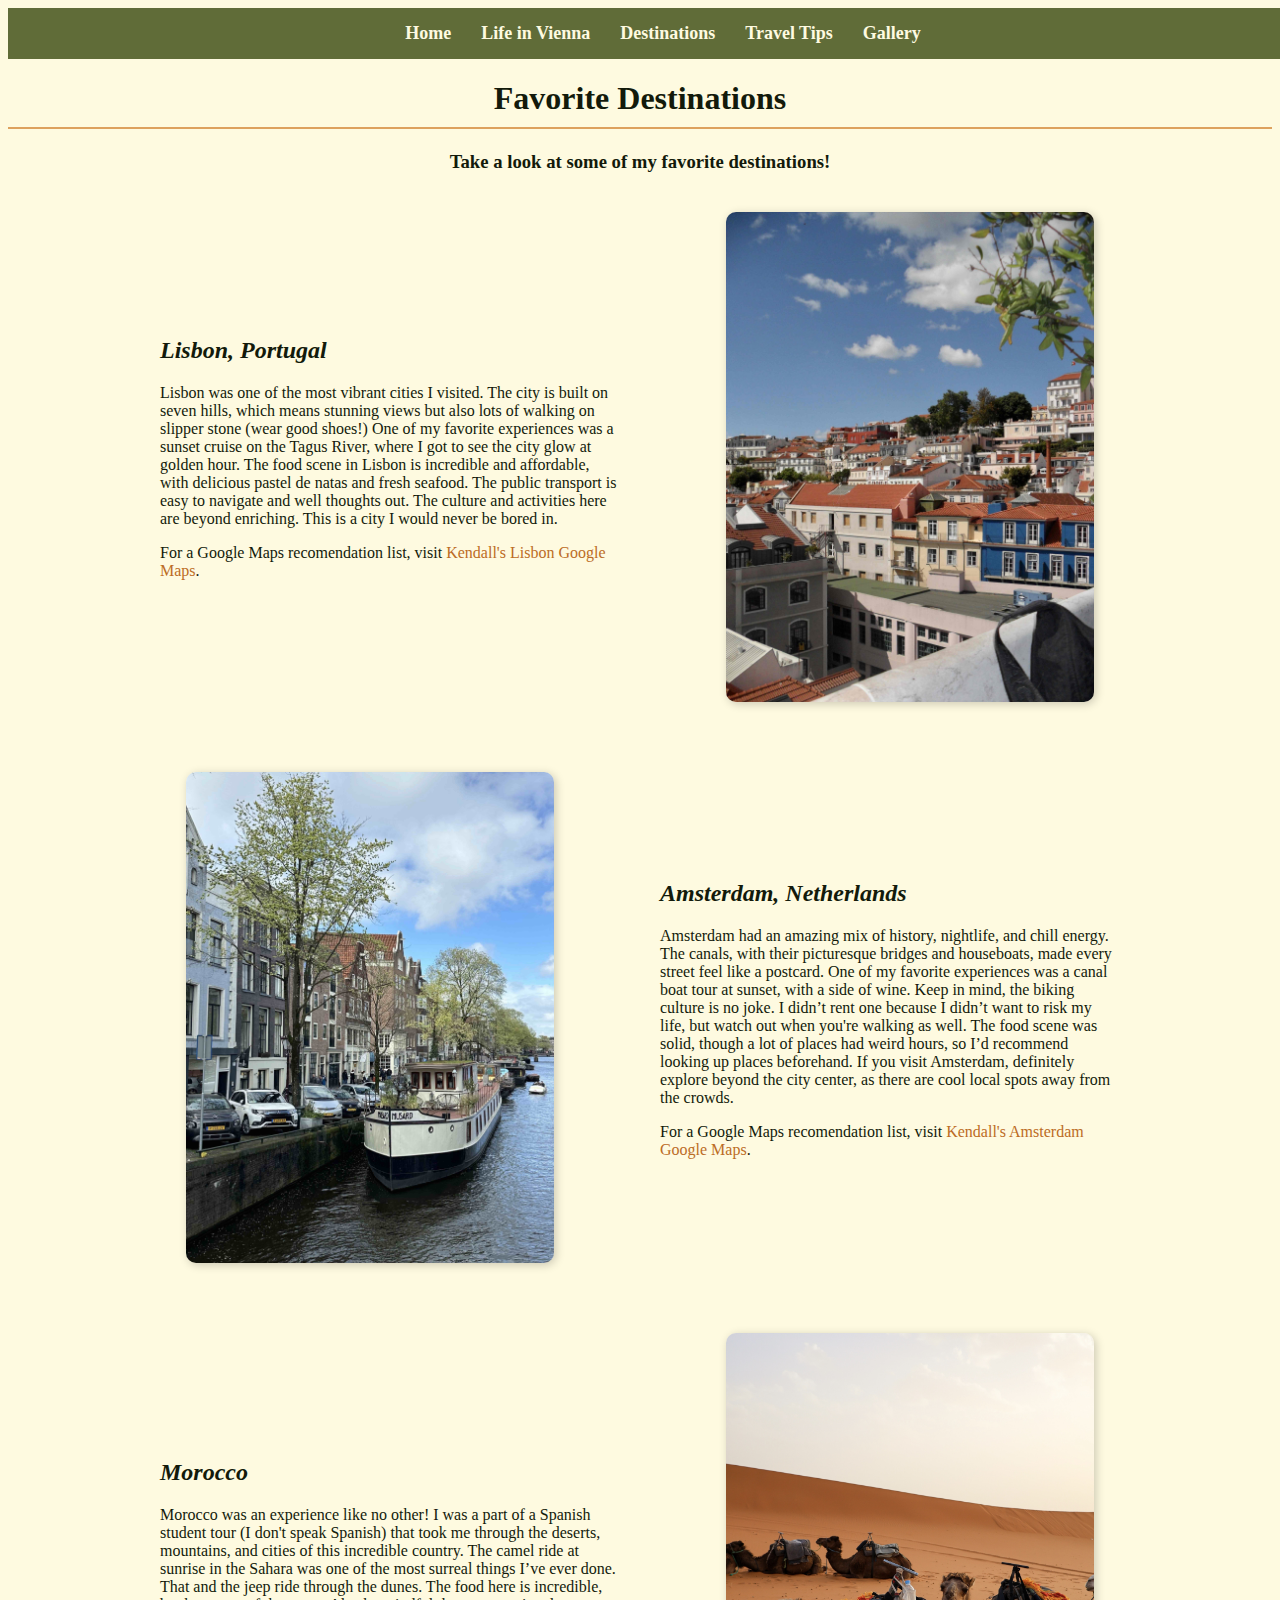
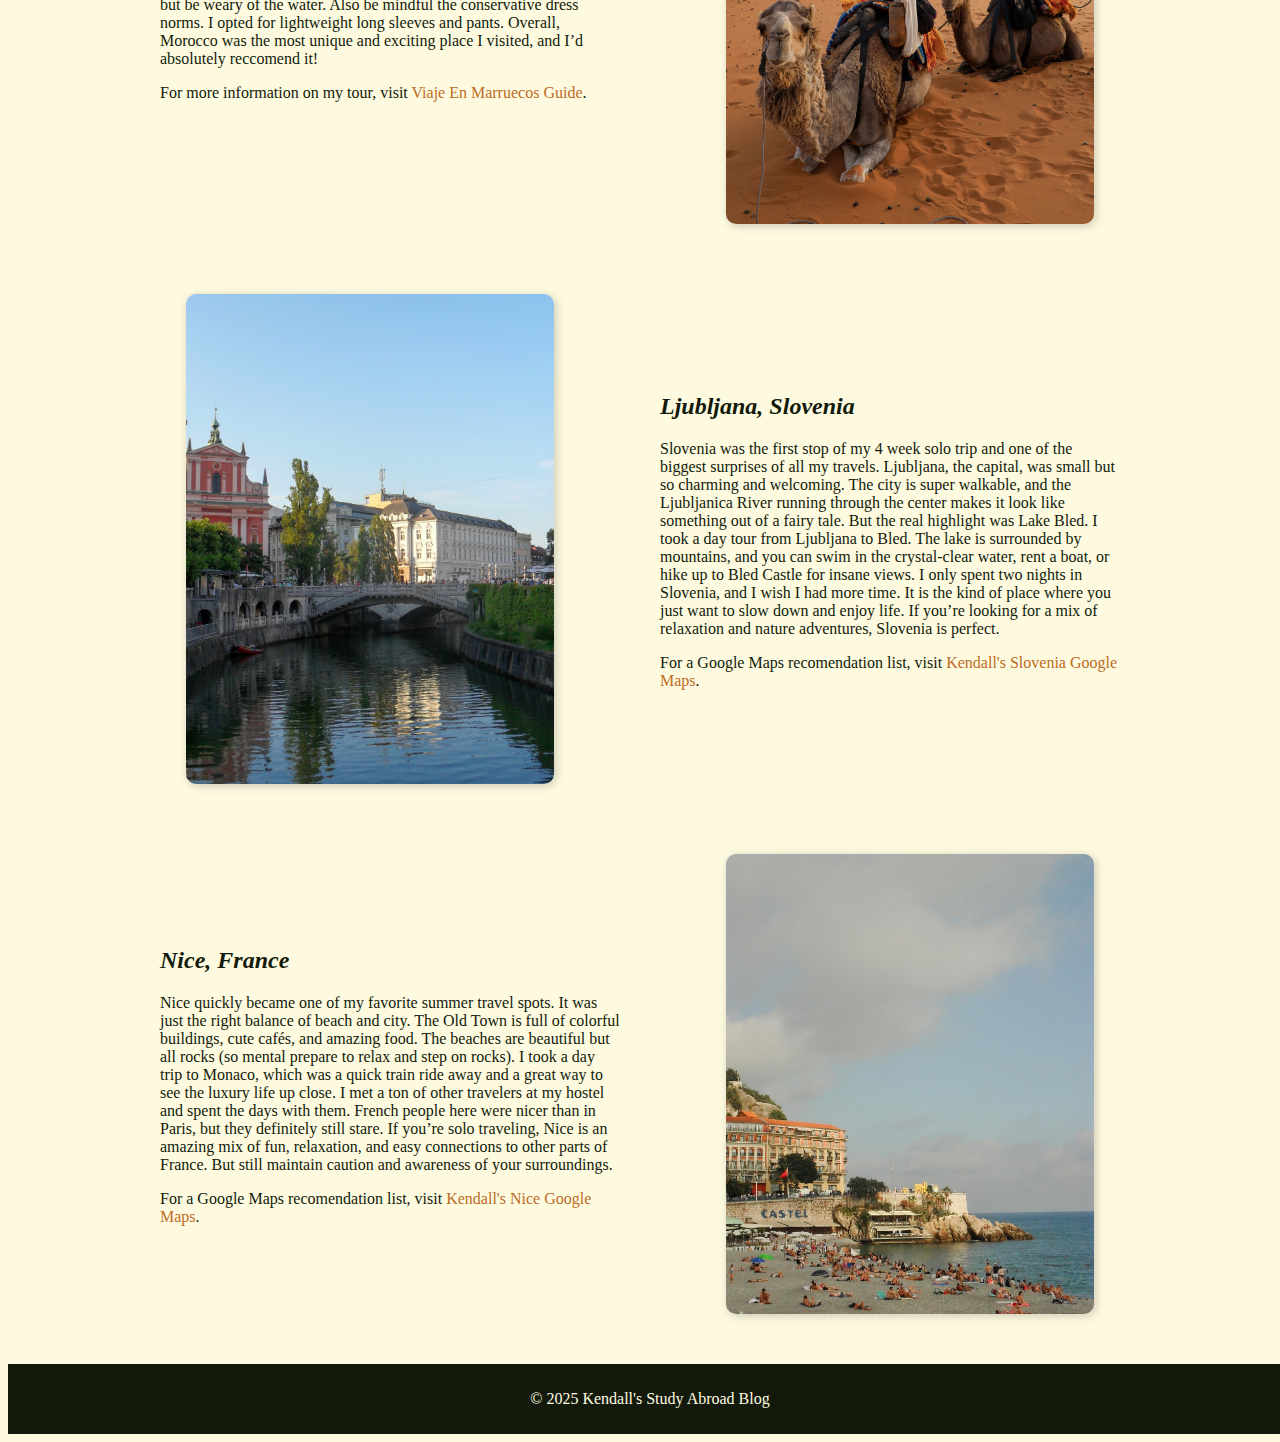
<file: destinations/destinations.html>
<!DOCTYPE html>
<html lang="en">
<head>
    <meta charset="UTF-8">
    <meta name="viewport" content="width=device-width, initial-scale=1.0">
    <title>Destinations</title>
    <link rel="stylesheet" href="../css/style.css">
</head>
<body>

    <nav>
        <ul>
            <li><a href="../index.html">Home</a></li>
            <li><a href="../living/living.html">Life in Vienna</a></li>
            <li><a href="../destinations-2/destinations-2.html">Destinations</a></li>
            <li><a href="../tips/tips.html">Travel Tips</a></li>
            <li><a href="../gallery/gallery.html">Gallery</a></li>
        </ul>
    </nav>

<h1>Favorite Destinations</h1>
<h3>Take a look at some of my favorite destinations!</h3>

<div class="two-column">
    <div class="text">
        <h2>Lisbon, Portugal</h2>
        <p>Lisbon was one of the most vibrant cities I visited. The city is built on seven hills, which means stunning views but also lots of walking on slipper stone (wear good shoes!) One of my favorite experiences was a sunset cruise on the Tagus River, where I got to see the city glow at golden hour. The food scene in Lisbon is incredible and affordable, with delicious pastel de natas and fresh seafood. The public transport is easy to navigate and well thoughts out. The culture and activities here are beyond enriching. This is a city I would never be bored in.</p>
        <p>For a Google Maps recomendation list, visit <a href="https://maps.app.goo.gl/qpdu7cABYVXPnDWe8" target="_blank">Kendall's Lisbon Google Maps</a>.</p>
    </div>
    <div class="image">
        <img src="../images/portugal.jpg" alt="Lisbon rooftops">
    </div>
</div>

<div class="two-column">
    <div class="image">
        <img src="../images/netherlands-2.jpg" alt="Amsterdam canal">
    </div>
    <div class="text">
        <h2>Amsterdam, Netherlands</h2>
        <p>Amsterdam had an amazing mix of history, nightlife, and chill energy. The canals, with their picturesque bridges and houseboats, made every street feel like a postcard. One of my favorite experiences was a canal boat tour at sunset, with a side of wine. Keep in mind, the biking culture is no joke. I didn’t rent one because I didn’t want to risk my life, but watch out when you're walking as well. The food scene was solid, though a lot of places had weird hours, so I’d recommend looking up places beforehand. If you visit Amsterdam, definitely explore beyond the city center, as there are cool local spots away from the crowds.</p>
        <p>For a Google Maps recomendation list, visit <a href="https://maps.app.goo.gl/L4DWzztg3bVHvQeSA" target="_blank">Kendall's Amsterdam Google Maps</a>.</p>
    </div>
</div>

<div class="two-column">
    <div class="text">
        <h2>Morocco</h2>
        <p>Morocco was an experience like no other! I was a part of a Spanish student tour (I don't speak Spanish) that took me through the deserts, mountains, and cities of this incredible country. The camel ride at sunrise in the Sahara was one of the most surreal things I’ve ever done. That and the jeep ride through the dunes. The food here is incredible, but be weary of the water. Also be mindful the conservative dress norms. I opted for lightweight long sleeves and pants. Overall, Morocco was the most unique and exciting place I visited, and I’d absolutely reccomend it!</p>
        <p>For more information on my tour, visit <a href="https://drive.google.com/file/d/1fF_PnzX9A1YeiuPyi0BfFV9kVif2f2mx/view?usp=share_link" target="_blank">Viaje En Marruecos Guide</a>.</p>
    </div>
    <div class="image">
        <img src="../images/morocco.jpg" alt="Camels in the Moroccan desert">
    </div>
</div>

<div class="two-column">
    <div class="image">
        <img src="../images/ljubljana.jpg" alt="Bridge in City Center">
    </div>
    <div class="text">
        <h2>Ljubljana, Slovenia</h2>
        <p>Slovenia was the first stop of my 4 week solo trip and one of the biggest surprises of all my travels. Ljubljana, the capital, was small but so charming and welcoming. The city is super walkable, and the Ljubljanica River running through the center makes it look like something out of a fairy tale. But the real highlight was Lake Bled. I took a day tour from Ljubljana to Bled. The lake is surrounded by mountains, and you can swim in the crystal-clear water, rent a boat, or hike up to Bled Castle for insane views. I only spent two nights in Slovenia, and I wish I had more time. It is the kind of place where you just want to slow down and enjoy life. If you’re looking for a mix of relaxation and nature adventures, Slovenia is perfect.</p>
        <p>For a Google Maps recomendation list, visit <a href="https://maps.app.goo.gl/ufLg6B5bG1dENvg26" target="_blank">Kendall's Slovenia Google Maps</a>.</p>
    </div>
</div>

<div class="two-column">
    <div class="text">
        <h2>Nice, France</h2>
        <p>Nice quickly became one of my favorite summer travel spots. It was just the right balance of beach and city. The Old Town is full of colorful buildings, cute cafés, and amazing food. The beaches are beautiful but all rocks (so mental prepare to relax and step on rocks). I took a day trip to Monaco, which was a quick train ride away and a great way to see the luxury life up close. I met a ton of other travelers at my hostel and spent the days with them. French people here were nicer than in Paris, but they definitely still stare. If you’re solo traveling, Nice is an amazing mix of fun, relaxation, and easy connections to other parts of France. But still maintain caution and awareness of your surroundings.</p>
        <p>For a Google Maps recomendation list, visit <a href="https://maps.app.goo.gl/qZXFvQVW33iBQesf8" target="_blank">Kendall's Nice Google Maps</a>.</p>
    </div>
    <div class="image">
        <img src="../images/france.jpg" alt="Nice Beach in Nice">
    </div>
</div>

    <footer>
        <p>&copy; 2025 Kendall's Study Abroad Blog</p>
    </footer>

</body>
</html>
</file>
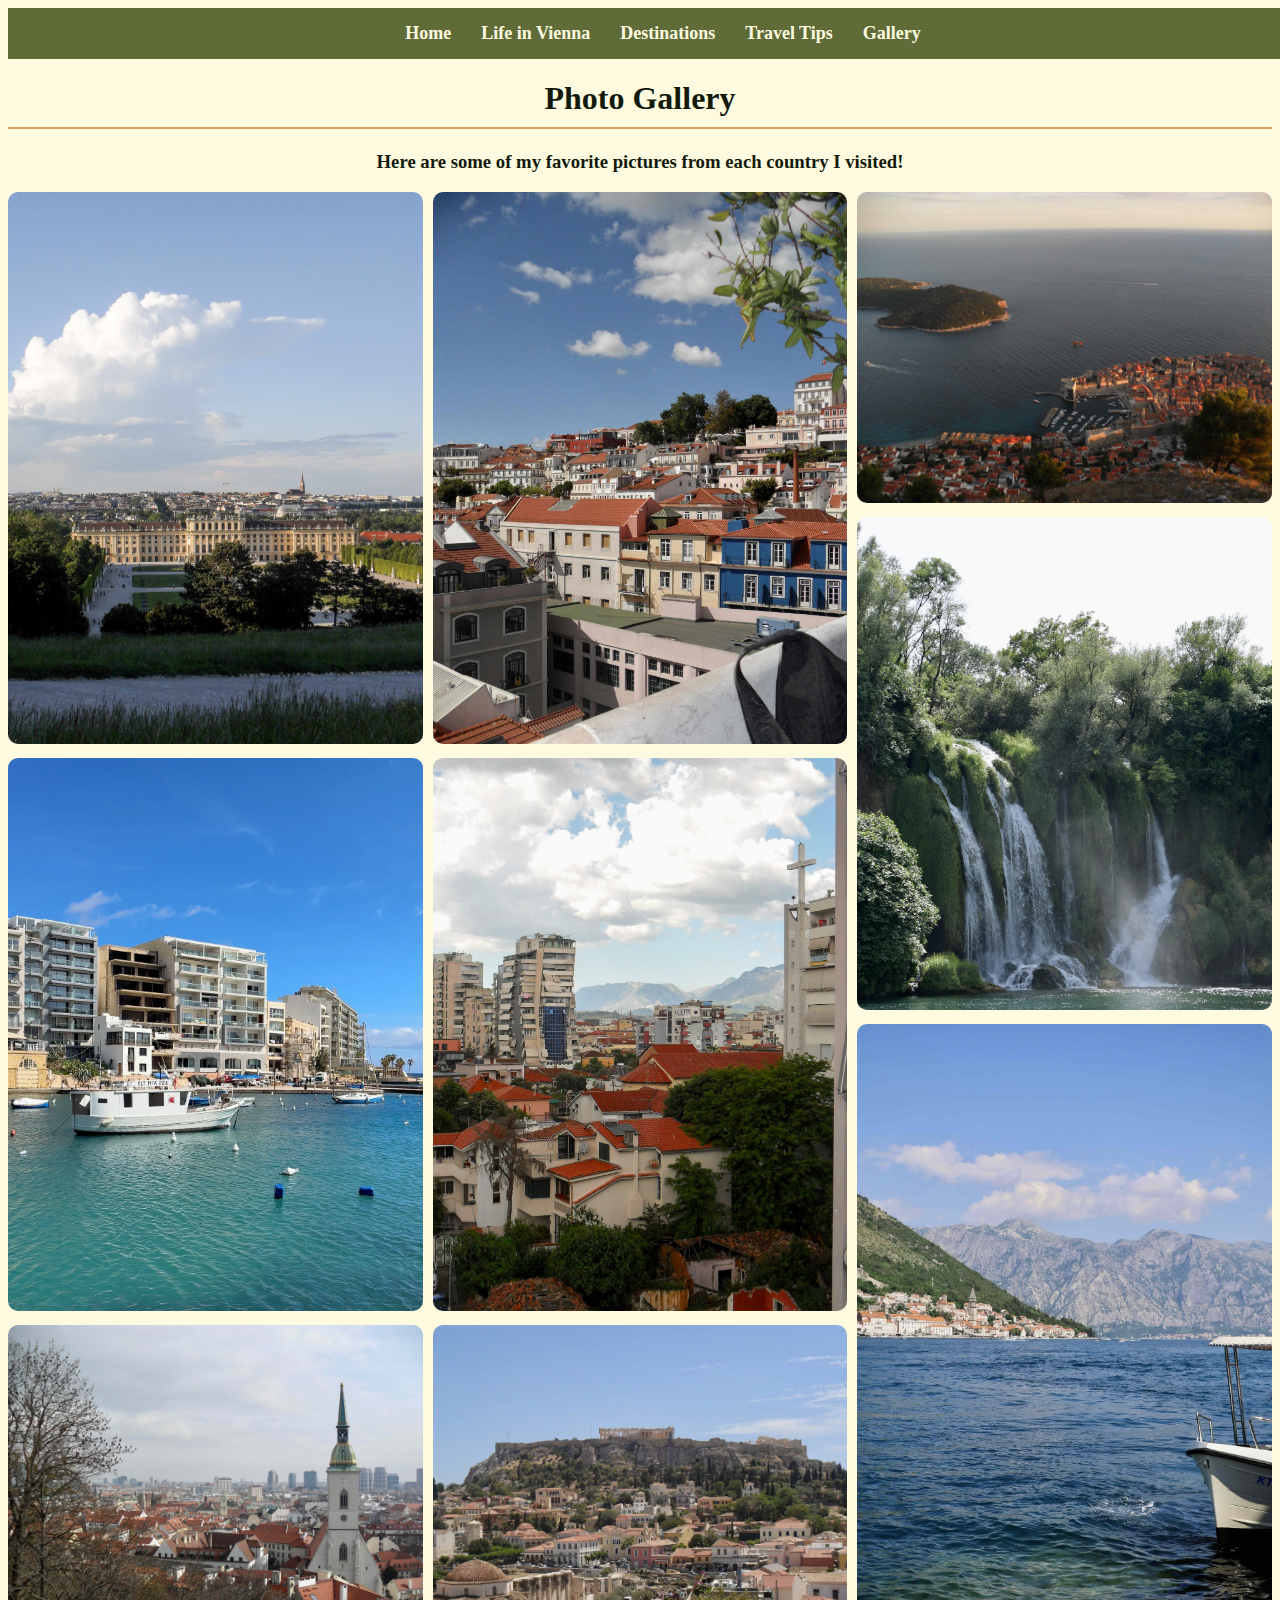
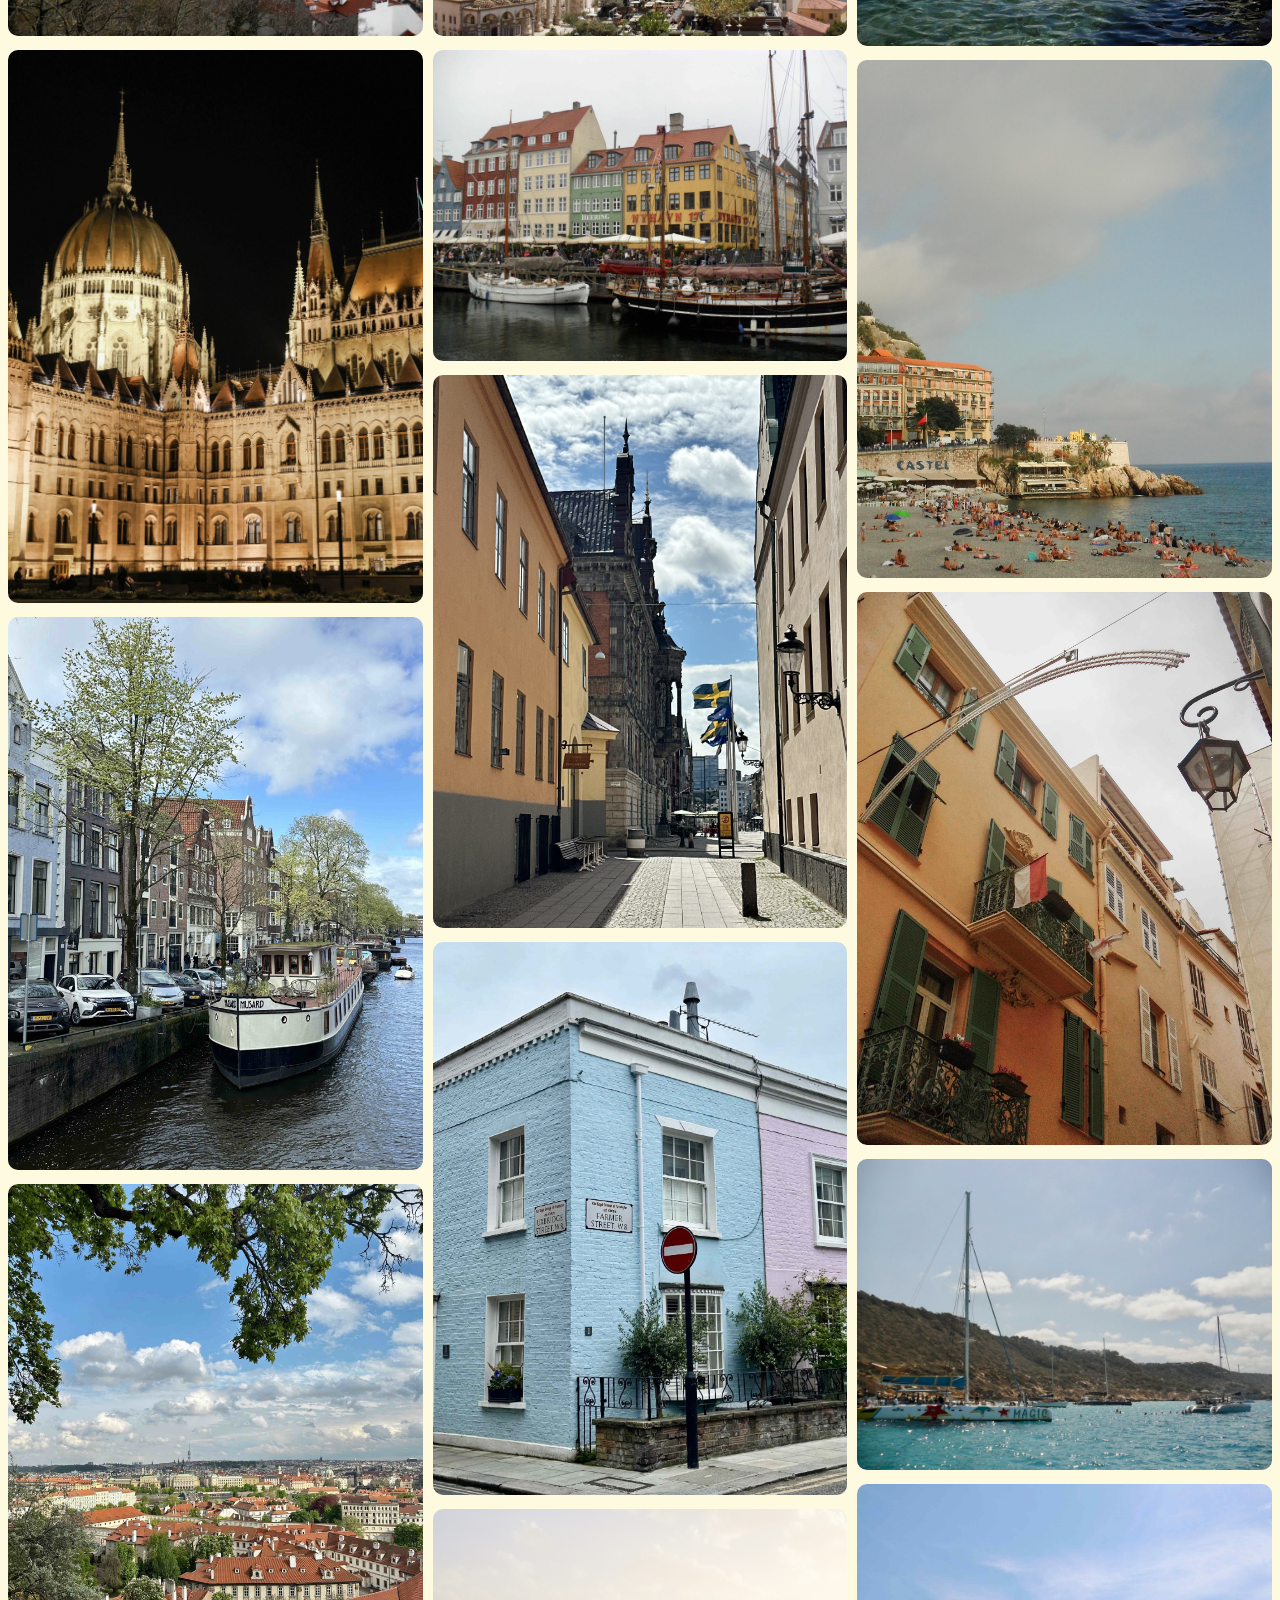
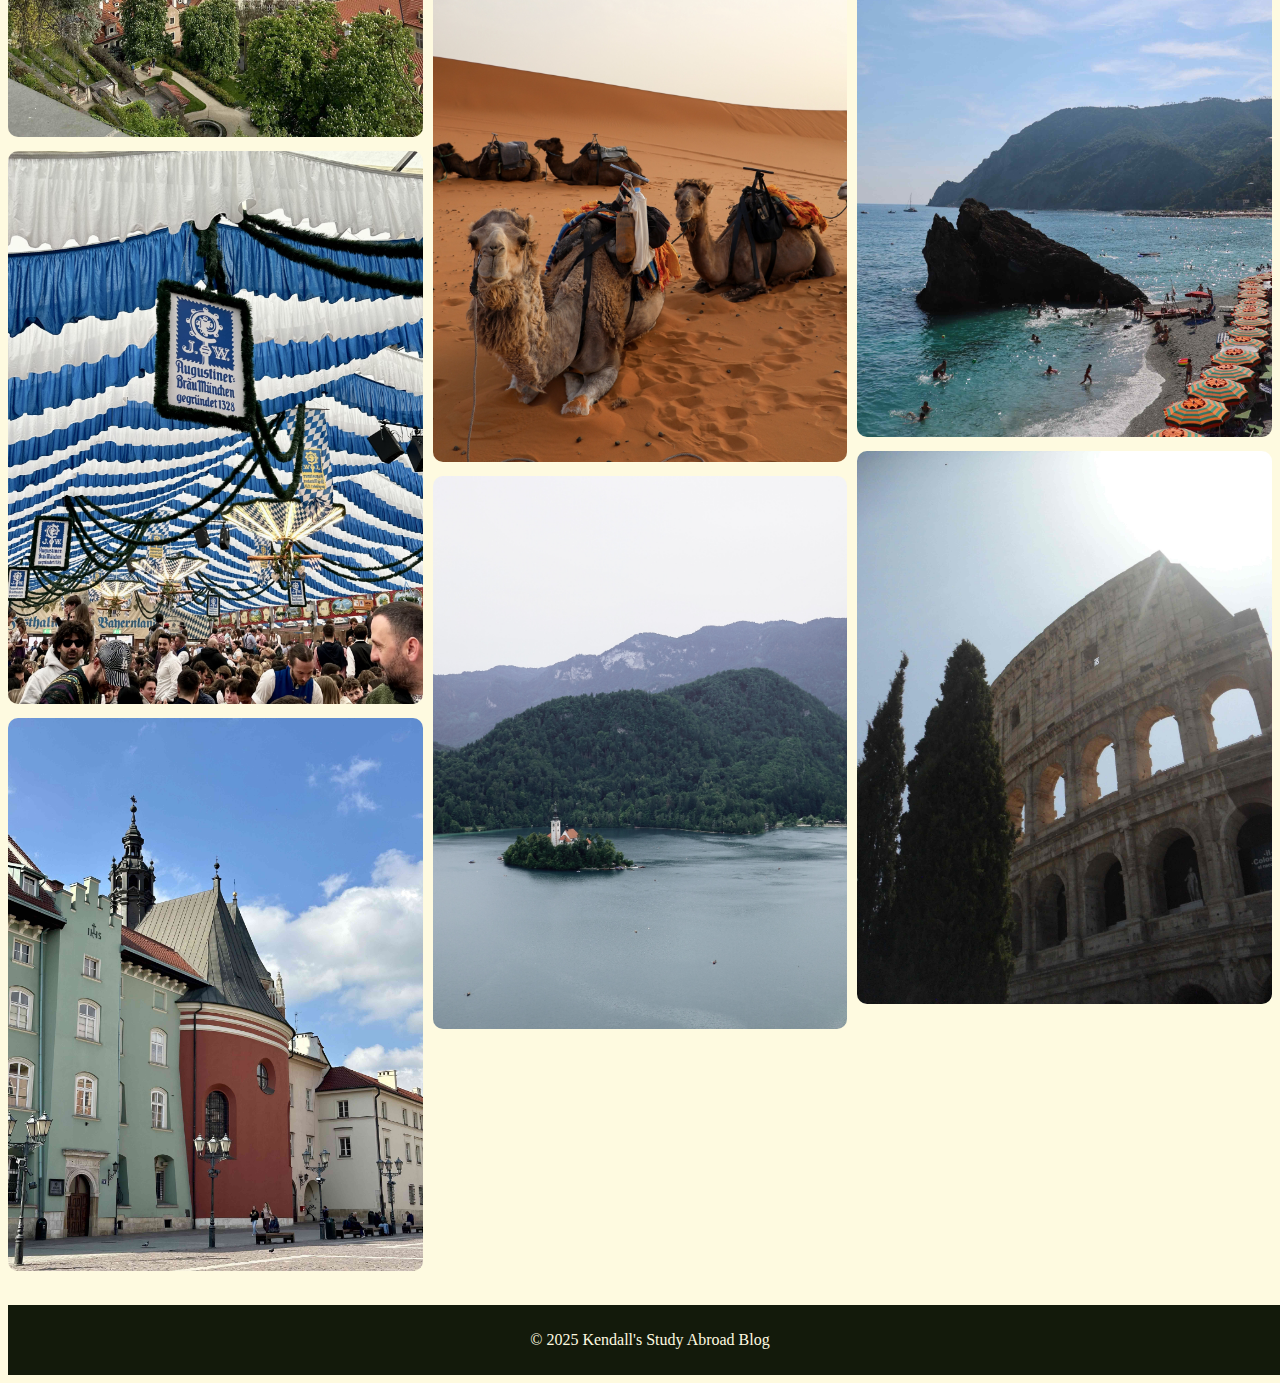
<file: gallery/gallery.html>
<!DOCTYPE html>
<html lang="en">
<head>
    <meta charset="UTF-8">
    <meta name="viewport" content="width=device-width, initial-scale=1.0">
    <title>Photo Gallery - Study Abroad</title>
    <link rel="stylesheet" href="../css/style.css">
</head>
<body>

    <nav>
        <ul>
            <li><a href="../index.html">Home</a></li>
            <li><a href="../living/living.html">Life in Vienna</a></li>
            <li><a href="../destinations-2/destinations-2.html">Destinations</a></li>
            <li><a href="../tips/tips.html">Travel Tips</a></li>
            <li><a href="../gallery/gallery.html">Gallery</a></li>
        </ul>
    </nav>

    <h1>Photo Gallery</h1>
    <h3>Here are some of my favorite pictures from each country I visited!</h3>

    <div class="gallery">
        <img src="../images/austria.jpg" alt="Schönbrunn Palace in Austria">
        <img src="../images/malta.jpg" alt="St. Julians Bay">
        <img src="../images/slovakia.jpg" alt="Bratislava from the castle">
        <img src="../images/hungary.jpg" alt="Budapest Parliament at night">
        <img src="../images/netherlands-2.jpg" alt="Amsterdam Canals">
        <img src="../images/czech-republic.jpg" alt="Scenic Prague skyline">
        <img src="../images/germany.jpg" alt="Spring Fest in Munich">
        <img src="../images/poland.jpg" alt="Krakow, Poland">
        <img src="../images/portugal.jpg" alt="Lisbon Colors">
        <img src="../images/albania.jpg" alt="Albanian Mountains">
        <img src="../images/greece.jpg" alt="The Parthenon in Athens">
        <img src="../images/denmark.jpg" alt="Nyhavn in Copenhagen">
        <img src="../images/sweden.jpg" alt="Malmö, Sweden">
        <img src="../images/england.jpg" alt="Notting Hill in London">
        <img src="../images/morocco.jpg" alt="Camels in the Sahara Desert">
        <img src="../images/slovenia.jpg" alt="Lake Bled">
        <img src="../images/croatia.jpg" alt="Dubrovnik coastal view">
        <img src="../images/bosnia.jpg" alt="Kravice Waterfalls">
        <img src="../images/montenegro.jpg" alt="Perast, Montenegro">
        <img src="../images/france.jpg" alt="Nice Beach in Nice">
        <img src="../images/monaco.jpg" alt="Monaco Flag">
        <img src="../images/spain.jpg" alt="Mallorca Catameran">
        <img src="../images/cinque.jpg" alt="Scenic view of Monterosso, Italy">
        <img src="../images/rome.jpg" alt="The Colosseum">
    </div>

    <footer>
        <p>&copy; 2025 Kendall's Study Abroad Blog</p>
    </footer>

</body>
</html>
</file>
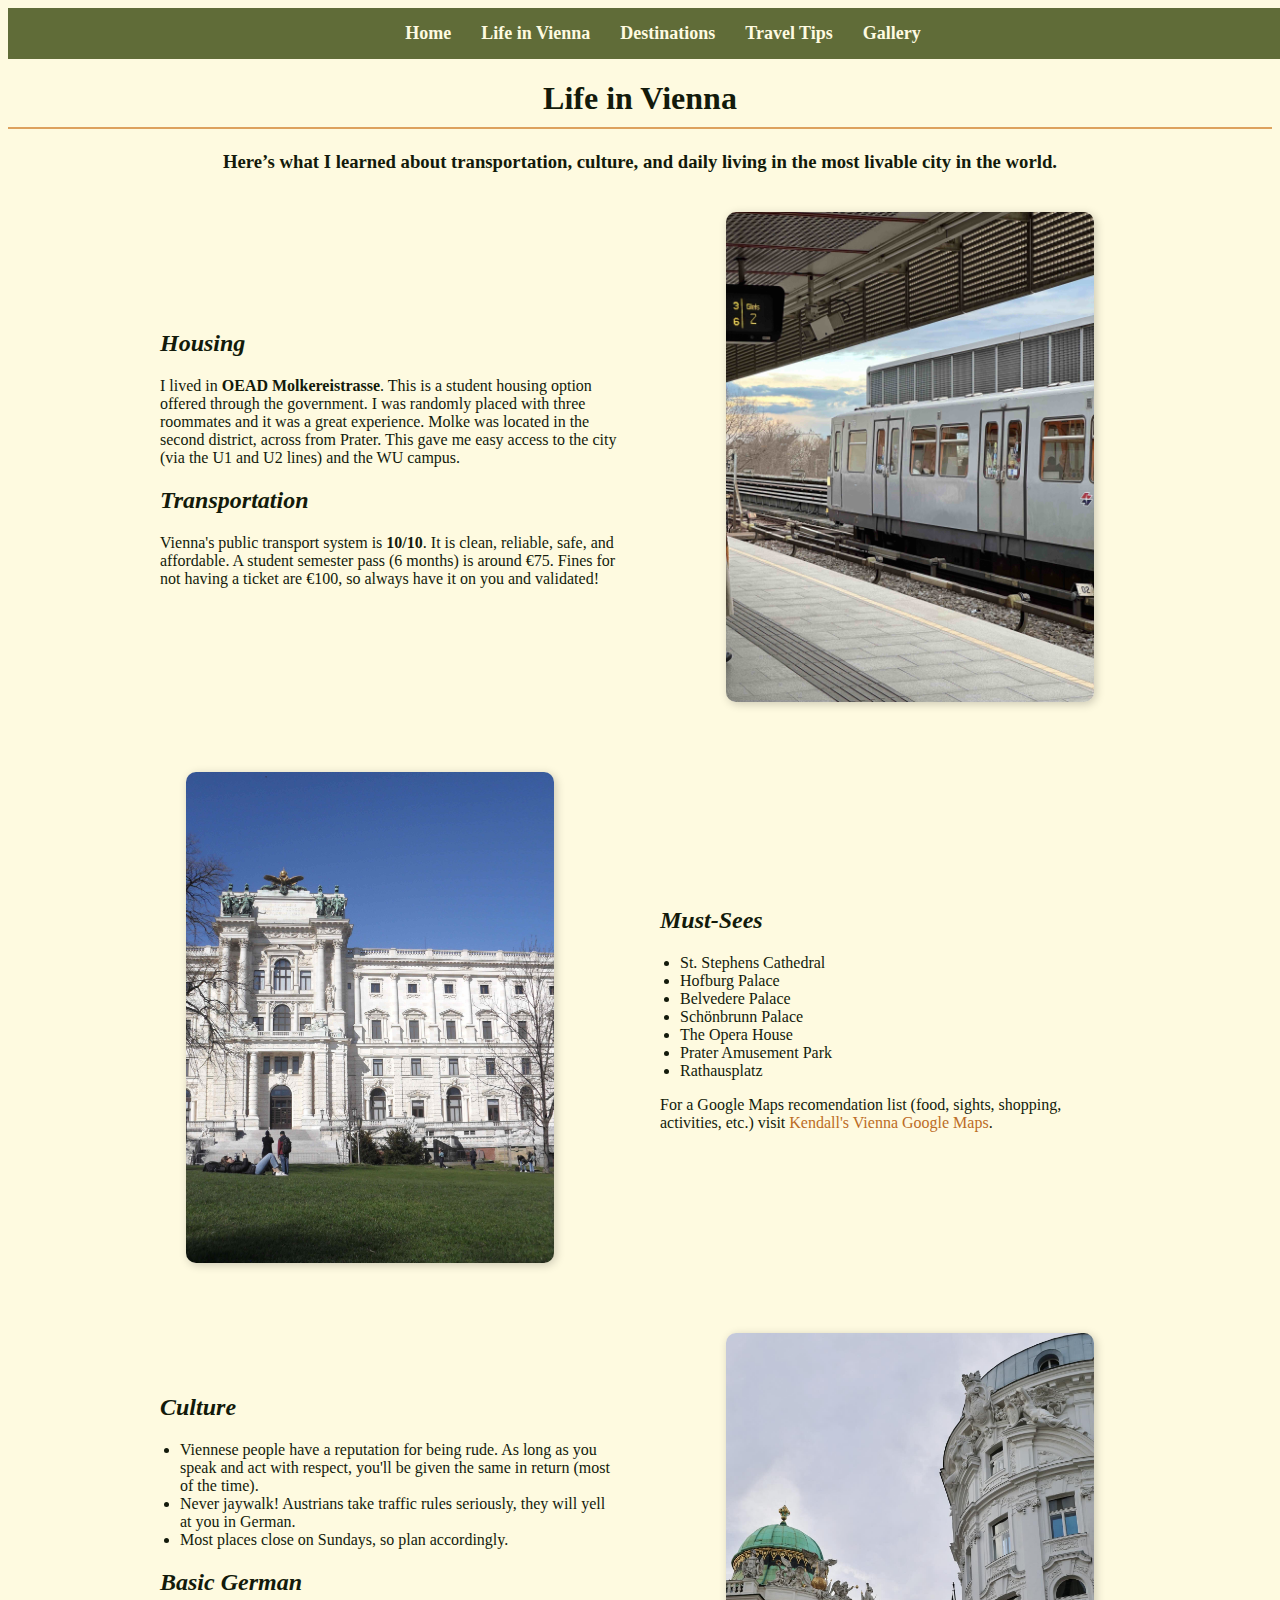
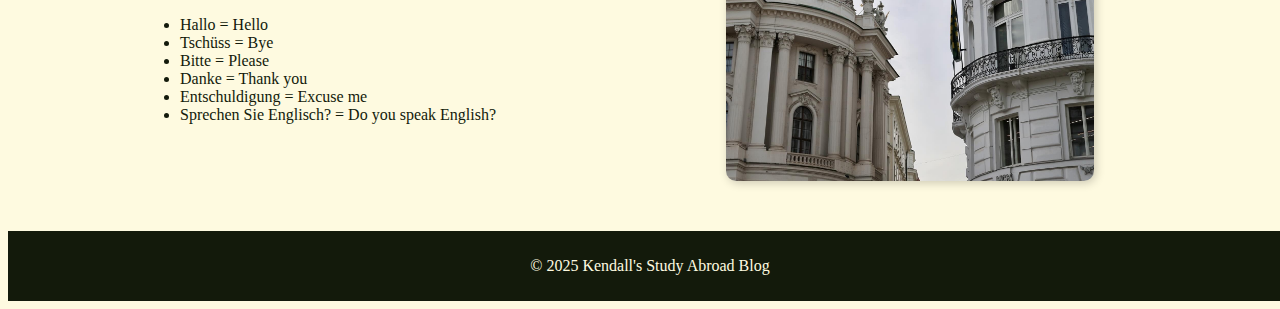
<file: living/living.html>
<!DOCTYPE html>
<html lang="en">
<head>
    <meta charset="UTF-8">
    <meta name="viewport" content="width=device-width, initial-scale=1.0">
    <title>Life in Vienna</title>
    <link rel="stylesheet" href="../css/style.css">
</head>
<body>

    <nav>
        <ul>
            <li><a href="../index.html">Home</a></li>
            <li><a href="../living/living.html">Life in Vienna</a></li>
            <li><a href="../destinations-2/destinations-2.html">Destinations</a></li>
            <li><a href="../tips/tips.html">Travel Tips</a></li>
            <li><a href="../gallery/gallery.html">Gallery</a></li>
        </ul>
    </nav>

    <h1>Life in Vienna</h1>
    <h3>Here’s what I learned about transportation, culture, and daily living in the most livable city in the world.</h3>

    <!-- Housing + Transportation (First Image) -->
    <div class="two-column">
        <div class="text">
            <h2>Housing</h2>
            <p>I lived in <strong>OEAD Molkereistrasse</strong>. This is a student housing option offered through the government. I was randomly placed with three roommates and it was a great experience. Molke was located in the second district, across from Prater. This gave me easy access to the city (via the U1 and U2 lines) and the WU campus.</p>

            <h2>Transportation</h2>
            <p>Vienna's public transport system is <strong>10/10</strong>. It is clean, reliable, safe, and affordable. A student semester pass (6 months) is around €75. Fines for not having a ticket are €100, so always have it on you and validated!</p>
        </div>
        <div class="image">
            <img src="../images/vienna-transport.jpg" alt="Vienna Metro">
        </div>
    </div>

    <!-- Must-Sees (Second Image) -->
    <div class="two-column">
        <div class="image">
            <img src="../images/vienna-landmarks.jpg" alt="Hofburg Palace Back">
        </div>
        <div class="text">
            <h2>Must-Sees</h2>
            <ul>
                <li>St. Stephens Cathedral</li>
                <li>Hofburg Palace</li>
                <li>Belvedere Palace</li>
                <li>Schönbrunn Palace</li>
                <li>The Opera House</li>
                <li>Prater Amusement Park</li>
                <li>Rathausplatz</li>
            </ul>
            <p>For a Google Maps recomendation list (food, sights, shopping, activities, etc.) visit <a href="https://maps.app.goo.gl/P6fxi1YrNcHs3AjU6" target="_blank">Kendall's Vienna Google Maps</a>.</p>
        </div>
    </div>

    <!-- Culture + Basic German (Third Image) -->
    <div class="two-column">
        <div class="text">
            <h2>Culture</h2>
            <ul>
                <li>Viennese people have a reputation for being rude. As long as you speak and act with respect, you'll be given the same in return (most of the time).</li>
                <li>Never jaywalk! Austrians take traffic rules seriously, they will yell at you in German.</li>
                <li>Most places close on Sundays, so plan accordingly.</li>
            </ul>

            <h2>Basic German</h2>
            <ul>
                <li>Hallo = Hello</li>
                <li>Tschüss = Bye</li>
                <li>Bitte = Please</li>
                <li>Danke = Thank you</li>
                <li>Entschuldigung = Excuse me</li>
                <li>Sprechen Sie Englisch? = Do you speak English?</li>
            </ul>
        </div>
        <div class="image">
            <img src="../images/vienna-culture.jpg" alt="Hofburg Palace Front">
        </div>
    </div>

    <footer>
        <p>&copy; 2025 Kendall's Study Abroad Blog</p>
    </footer>

</body>
</html>
</file>
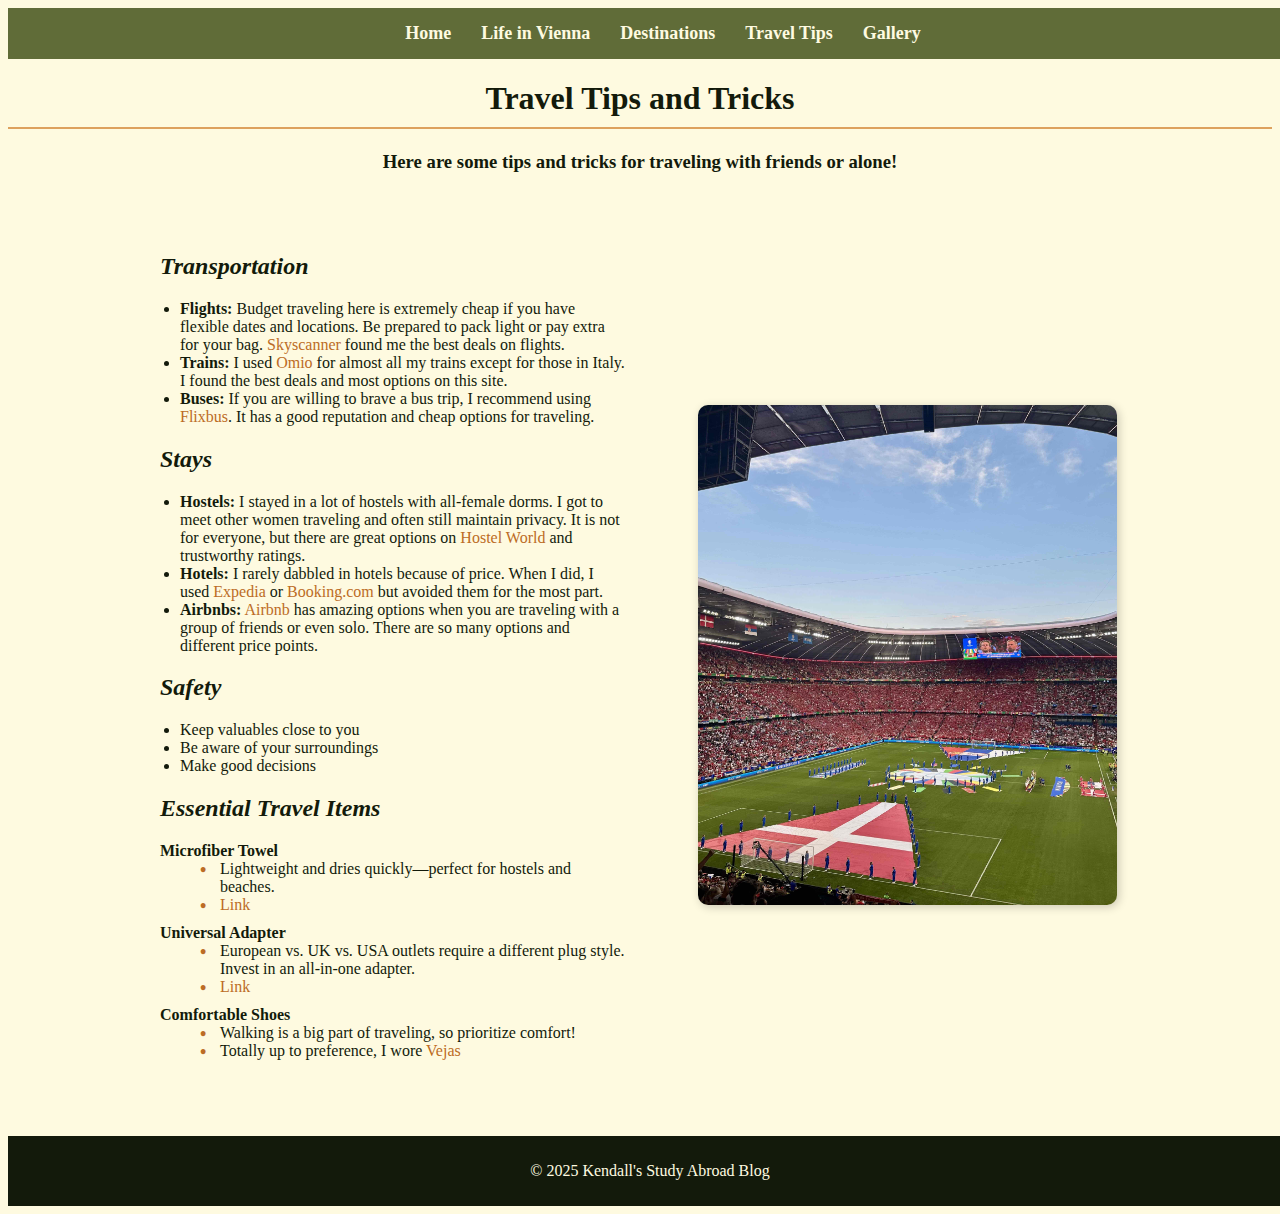
<file: tips/tips.html>
<!DOCTYPE html>
<html lang="en">
<head>
    <meta charset="UTF-8">
    <meta name="viewport" content="width=device-width, initial-scale=1.0">
    <title>Travel Tips</title>
    <link rel="stylesheet" href="../css/style.css">
</head>
<body>

    <nav>
        <ul>
            <li><a href="../index.html">Home</a></li>
            <li><a href="../living/living.html">Life in Vienna</a></li>
            <li><a href="../destinations-2/destinations-2.html">Destinations</a></li>
            <li><a href="../tips/tips.html">Travel Tips</a></li>
            <li><a href="../gallery/gallery.html">Gallery</a></li>
        </ul>
    </nav>

    <div class="tips-title">
        <h1>Travel Tips and Tricks</h1>
        <h3>Here are some tips and tricks for traveling with friends or alone!</h3>
    </div>

    <div class="tips-container">
        <div class="text">
            <h2>Transportation</h2>
            <ul>
                <li><strong>Flights:</strong> Budget traveling here is extremely cheap if you have flexible dates and locations. Be prepared to pack light or pay extra for your bag. <a href="https://www.skyscanner.com" target="_blank">Skyscanner</a> found me the best deals on flights.</li>
                <li><strong>Trains:</strong> I used <a href="https://www.omio.com" target="_blank">Omio</a> for almost all my trains except for those in Italy. I found the best deals and most options on this site.</li>
                <li><strong>Buses:</strong> If you are willing to brave a bus trip, I recommend using <a href="https://www.flixbus.com" target="_blank">Flixbus</a>. It has a good reputation and cheap options for traveling.</li>
            </ul>

            <h2>Stays</h2>
            <ul>
                <li><strong>Hostels:</strong> I stayed in a lot of hostels with all-female dorms. I got to meet other women traveling and often still maintain privacy. It is not for everyone, but there are great options on <a href="https://www.hostelworld.com" target="_blank">Hostel World</a> and trustworthy ratings.</li>
                <li><strong>Hotels:</strong> I rarely dabbled in hotels because of price. When I did, I used <a href="https://www.expedia.com" target="_blank">Expedia</a> or <a href="https://www.booking.com" target="_blank">Booking.com</a> but avoided them for the most part.</li>
                <li><strong>Airbnbs:</strong> <a href="https://www.airbnb.com" target="_blank">Airbnb</a> has amazing options when you are traveling with a group of friends or even solo. There are so many options and different price points.</li>
            </ul>

            <h2>Safety</h2>
            <ul>
                <li>Keep valuables close to you</li>
                <li>Be aware of your surroundings</li>
                <li>Make good decisions</li>
            </ul>

            <h2>Essential Travel Items</h2>
            <dl>
                <dt>Microfiber Towel</dt>
                <dd>Lightweight and dries quickly—perfect for hostels and beaches.</dd>
                <dd><a href="https://www.amazon.com/Rainleaf-Microfiber-Perfect-Travel-Camping/dp/B01K1TX89Y/ref=sr_1_2_sspa?dib=eyJ2IjoiMSJ9.[base64].7w8DnKGiOtU57TCDuViWpKdDotR4np_QaNEf7Qp9FVU&dib_tag=se&hvadid=694505428441&hvdev=c&hvexpln=67&hvlocphy=9018941&hvnetw=g&hvocijid=10520250097639437357--&hvqmt=e&hvrand=10520250097639437357&hvtargid=kwd-358344735005&hydadcr=7277_13363479&keywords=microfiber%2Btowel%2Bamazon&mcid=4654d200277a317689e47ce9d5d286d8&qid=1742236844&sr=8-2-spons&sp_csd=d2lkZ2V0TmFtZT1zcF9hdGY&th=1&psc=1" target="_blank">Link</a></dd>

                <dt>Universal Adapter</dt>
                <dd>European vs. UK vs. USA outlets require a different plug style. Invest in an all-in-one adapter.</dd>
                <dd><a href="https://www.amazon.com/EPICKA-Universal-Travel-Adapter-Power/dp/B078S3M2NX/ref=sr_1_3_sspa?crid=8N4NI3HZ8EFX&dib=eyJ2IjoiMSJ9.[base64].IQbMKIMb_cOUpBmIPv4jKyA2CYfvR3EAt8lUQElUkvY&dib_tag=se&keywords=universal%2Badapter%2Bfor%2Btravel&qid=1742236937&sprefix=universal%2Badap%2Caps%2C218&sr=8-3-spons&sp_csd=d2lkZ2V0TmFtZT1zcF9hdGY&th=1" target="_blank">Link</a></dd>

                <dt>Comfortable Shoes</dt>
                <dd>Walking is a big part of traveling, so prioritize comfort!</dd>
                <dd>Totally up to preference, I wore <a href="https://www.veja-store.com/en_us/search?q=V-10+B-MESH&search-button=" target="_blank">Vejas</a></dd>
            </dl>
        </div>

        <div class="image">
            <img src="../images/travel-tips.jpg" alt="Euros Football Game in Munich, Germany">
        </div>
    </div>

    <footer>
        <p>&copy; 2025 Kendall's Study Abroad Blog</p>
    </footer>

</body>
</html>
</file>
<file: css/style.css>
/* Georgia Font */
body {
    font-family: Georgia, serif;
}

/* Background and Text Colors */
body {
    background-color: #FEFAE0; /* Cream background */
    color: #131A0B; /* Dark greenish-brown text */
}

/* Navigation Bar */
nav {
    background-color: #606C38;
    padding: 15px;
    text-align: center;
    width: 100vw;
    margin: 0; 
    position: relative;
}

nav ul {
    list-style: none;
    padding: 0;
    margin: 0;
    display: flex;
    justify-content: center;
    width: 100%;
}

nav ul li {
    margin: 0 15px;
}

nav a {
    text-decoration: none;
    color: #FEFAE0;
    font-weight: bold;
    font-size: 18px;
    transition: color 0.3s ease-in-out;
}

nav a:hover {
    color: #DDA15E;
}

/* Headings */
h1, h2 {
    color: #131A0B;
    text-align: center;
}

h1 {
    border-bottom: 2px solid #DDA15E;
    padding-bottom: 10px;
}

h1, h3 {text-align: center;}

h2 {
    font-style: italic;
}

/* Buttons & Links */
a {
    color: #BC6C25;
    text-decoration: none;
}

a:hover {
    color: #DDA15E;
}

p, h2 {
    text-align: left;
}

/* Footer */
footer {
    background-color: #131A0B;
    color: #FEFAE0;
    display: flex;
    justify-content: center;
    align-items: center;
    padding: 10px;
    margin-top: 20px;
    width: 100%;
}

/* Lists */
ul, ol {
    padding-left: 20px;
}

/* Text */
.destination-container {
    max-width: 750px;
    margin: 0 auto;
    padding: 5px;
}

.destination-container h2,
.destination-container p {
    text-align: left;
}

/* Bullet points for description list */
dl dt {
    font-weight: bold;
    margin-top: 10px;
}

dl dd {
    position: relative;
    padding-left: 20px;
}

dl dd::before {
    content: "•"; 
    position: absolute;
    left: 0;
    color: #BC6C25;
    font-size: 18px;
    font-weight: bold;
}

/* Gallery and Images */
.gallery {
    column-count: 3;
    column-gap: 10px;
}

.gallery img {
    width: 100%;
    height: auto;
    margin-bottom: 10px;
    border-radius: 10px;
}

/* Home Two-column */
.home-container {
    display: flex;
    align-items: center;
    justify-content: space-between;
    gap: 30px;
    padding: 20px;
    max-width: 900px;
    margin: 0 auto;
}

.home-container .text {
    width: 60%;
}

.home-container .image {
    width: 40%;
}

.home-container img {
    width: 100%;
    height: auto;
    border-radius: 10px;
    box-shadow: 2px 2px 10px rgba(0, 0, 0, 0.2);
}

/* Travel Tips Two-column */
.tips-container {
    display: flex;
    align-items: center;
    justify-content: space-between;
    gap: 30px;
    padding: 20px;
    max-width: 1000px;
    margin: 0 auto;
}

.tips-container .text {
    width: 50%;
    padding: 20px;
}

.tips-container .image {
    width: 50%;
    display: flex;
    justify-content: center;
    align-items: center;
}

.tips-container img {
    width: 90%;
    max-height: 500px;
    border-radius: 10px;
    box-shadow: 2px 2px 10px rgba(0, 0, 0, 0.2);
}

.tips-title {
    text-align: center;
    margin-bottom: 20px;
}

/* Other Two-column */
.two-column {
    display: flex;
    align-items: center;
    justify-content: space-between;
    gap: 40px; 
    margin-bottom: 30px;
    max-width: 1000px;
    margin-left: auto;
    margin-right: auto;
    padding: 20px;
}

.two-column .text {
    width: 50%;
    padding: 20px;
}

.two-column .image {
    width: 50%;
    display: flex;
    justify-content: center;
    align-items: center;
}

.two-column img {
    max-width: 80%;
    height: auto;
    border-radius: 10px;
    box-shadow: 2px 2px 10px rgba(0, 0, 0, 0.2);
}
</file>
